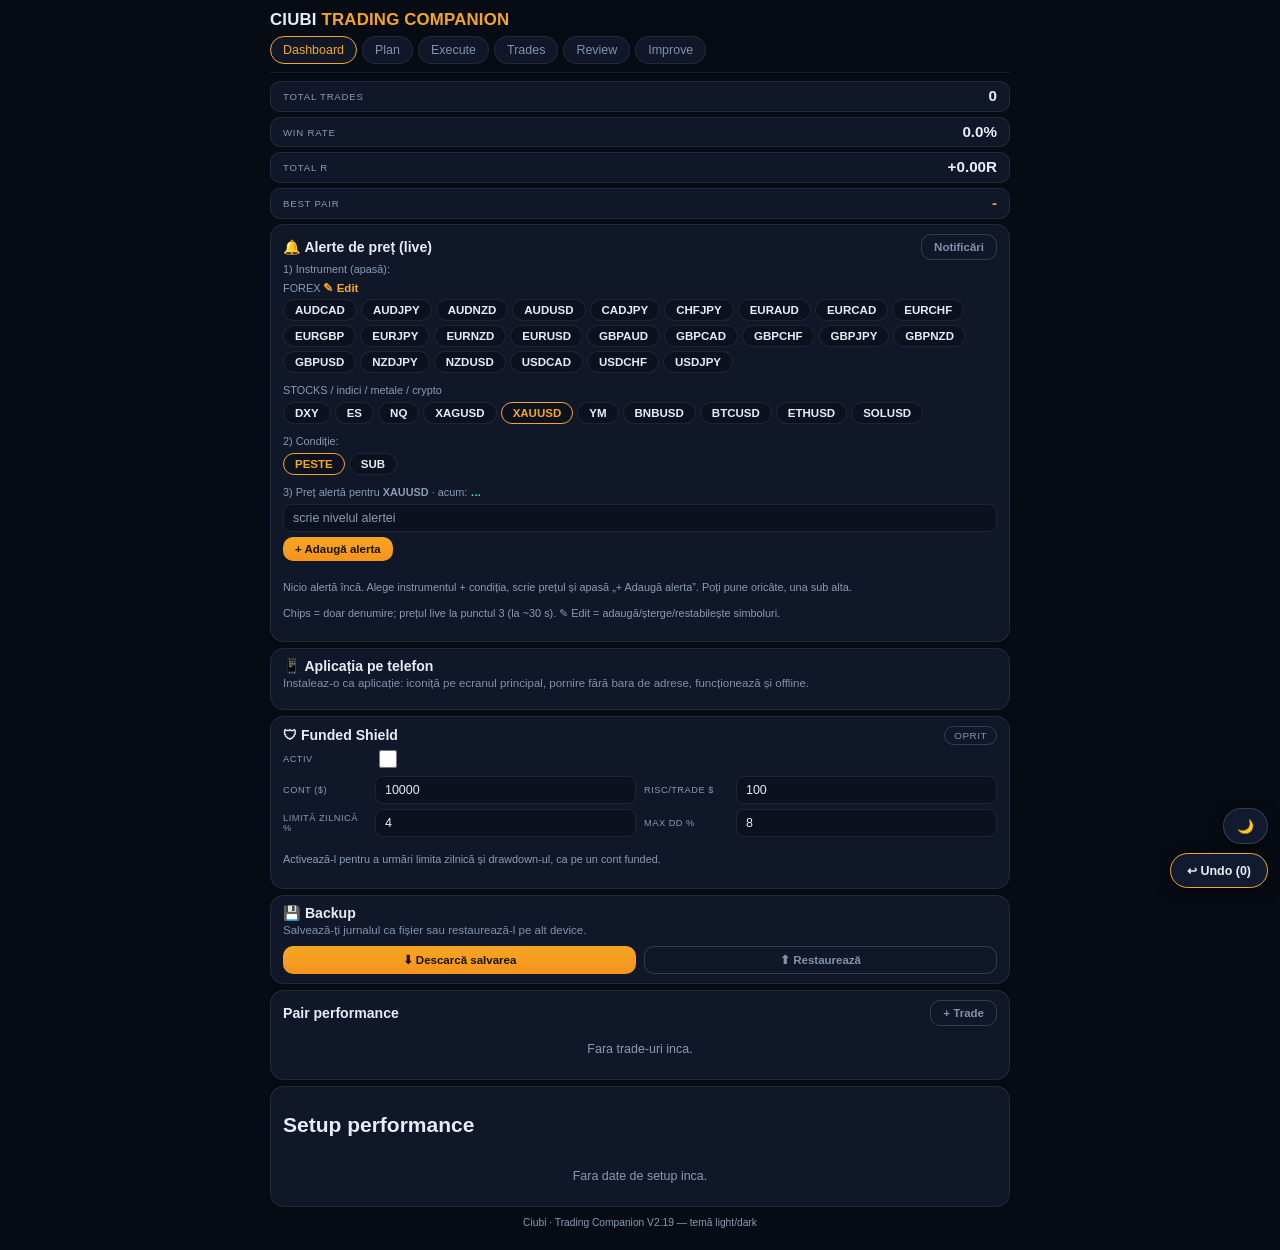
<file: ciubi-v28/index.html>
<!DOCTYPE html>
<html lang="ro">
<head>
<meta charset="UTF-8">
<meta name="viewport" content="width=device-width, initial-scale=1.0">
<title>Ciubi Trading Companion</title>
<link rel="manifest" href="manifest.webmanifest">
<meta name="theme-color" content="#070b14">
<link rel="icon" href="icon.svg" type="image/svg+xml">
<link rel="apple-touch-icon" href="icon.svg">
<meta name="mobile-web-app-capable" content="yes">
<meta name="apple-mobile-web-app-capable" content="yes">
<meta name="apple-mobile-web-app-status-bar-style" content="black-translucent">
<style>
  :root{--bg:#070b14;--bg-2:#0b111f;--card:#0f1729;--card-2:#111a2e;--border:rgba(255,255,255,.08);--border-strong:rgba(255,255,255,.16);--text:#e7ecf6;--text-dim:#8291ac;--text-faint:#8b9bb4;--orange:#f5a623;--orange-2:#f7931e;--green:#3ee6a6;--red:#fb7185;--radius:18px;}
  body.light{--bg:#f2f4f8;--bg-2:#ffffff;--card:#ffffff;--card-2:#e9edf3;--border:rgba(20,30,55,.10);--border-strong:rgba(20,30,55,.20);--text:#18213a;--text-dim:#4d5a75;--text-faint:#7c8699;--orange:#d97b00;--orange-2:#c96f00;--green:#0c8f60;--red:#cf3d5e;}
  *{box-sizing:border-box;}
  html,body{margin:0;padding:0;background:var(--bg);color:var(--text);}
  body{font-family:-apple-system,BlinkMacSystemFont,"Segoe UI",Roboto,Helvetica,Arial,sans-serif;-webkit-font-smoothing:antialiased;padding-bottom:16px;font-size:14px;}
  .app{max-width:760px;margin:0 auto;padding:10px 10px 4px;}
  header.top{margin-bottom:6px;}
  h1.logo{font-size:1.05rem;font-weight:800;letter-spacing:.2px;margin:0;display:inline;}
  h1.logo span{color:var(--orange);}
  nav.tabs{display:flex;gap:5px;overflow-x:auto;padding-bottom:6px;scrollbar-width:none;}
  nav.tabs::-webkit-scrollbar{display:none;}
  nav.tabs button{flex:0 0 auto;background:var(--card);border:1px solid var(--border);color:var(--text-dim);padding:6px 12px;border-radius:999px;font-size:.78rem;cursor:pointer;transition:border-color .15s,color .15s;}
  nav.tabs button.active{border-color:var(--orange);color:var(--orange);}
  hr.divider{border:none;border-top:1px solid var(--border);margin:2px 0 8px;}
  .card{background:var(--card);border:1px solid var(--border);border-radius:14px;padding:9px 12px;margin-bottom:6px;}
  .card-head{display:flex;align-items:center;justify-content:space-between;margin-bottom:2px;gap:8px;}
  .card-head h2{font-size:.88rem;margin:0;font-weight:700;}
  .card-sub{color:var(--text-dim);font-size:.72rem;margin:2px 0 8px;line-height:1.35;}
  .pill{font-size:.62rem;letter-spacing:.5px;color:var(--text-dim);border:1px solid var(--border-strong);padding:3px 9px;border-radius:999px;white-space:nowrap;}
  .pill.on{color:var(--orange);border-color:var(--orange);}
  .pill.good{color:var(--green);border-color:var(--green);}
  .pill.bad{color:var(--red);border-color:var(--red);}
  .field{margin-bottom:5px;display:flex;align-items:center;gap:8px;}
  .field label{display:block;flex:0 0 84px;font-size:.58rem;letter-spacing:.5px;color:var(--text-faint);margin:0;text-transform:uppercase;}
  .field input,.field select,.field textarea{flex:1;min-width:0;width:100%;background:var(--bg-2);border:1px solid var(--border);color:var(--text);padding:6px 9px;border-radius:8px;font-size:.78rem;outline:none;font-family:inherit;}
  .field input::placeholder,.field textarea::placeholder{color:var(--text-faint);}
  .field input:focus,.field select:focus,.field textarea:focus{border-color:var(--orange);}
  .field.stacked{display:block;}
  .field.stacked label{flex:none;display:block;margin-bottom:3px;}
  .field textarea{resize:vertical;min-height:40px;}
  .row2{display:grid;grid-template-columns:1fr 1fr;gap:8px;}
  .btn{display:inline-block;background:linear-gradient(180deg,var(--orange),var(--orange-2));color:#1a1200;border:none;padding:10px 16px;border-radius:10px;font-size:.85rem;font-weight:700;cursor:pointer;width:100%;text-align:center;}
  .btn:active{transform:translateY(1px);}
  .btn.secondary{background:transparent;color:var(--text-dim);border:1px solid var(--border-strong);font-weight:600;width:auto;}
  .btn.danger{background:transparent;color:var(--red);border:1px solid var(--red);font-weight:600;width:auto;padding:6px 12px;font-size:.72rem;}
  .btn.small{width:auto;padding:6px 12px;font-size:.72rem;}
  .step{background:var(--card);border:1px solid var(--border);border-radius:var(--radius);margin-bottom:8px;overflow:hidden;}
  .step.open{border-color:var(--orange);}
  .step-head{display:flex;align-items:center;justify-content:space-between;padding:8px 12px;cursor:pointer;}
  .step-head .num{color:var(--orange);font-weight:800;margin-right:8px;letter-spacing:.5px;font-size:.78rem;}
  .step-head .title{font-weight:700;font-size:.85rem;}
  .step-head .left{display:flex;align-items:center;}
  .step-body{padding:0 14px 14px;}
  .status{font-size:.62rem;letter-spacing:1px;color:var(--text-faint);}
  .status.open{color:var(--orange);}
  .status.done{color:var(--green);}
  .stat{background:var(--card);border:1px solid var(--border);border-radius:10px;padding:6px 12px;margin-bottom:5px;display:flex;align-items:center;justify-content:space-between;gap:8px;}
  .stat label{font-size:.6rem;letter-spacing:.8px;color:var(--text-faint);margin:0;text-transform:uppercase;}
  .stat .val{font-size:.95rem;font-weight:800;line-height:1.1;}
  .val.green{color:var(--green);}
  .val.red{color:var(--red);}
  .val.orange{color:var(--orange);}
  .grid2{display:grid;grid-template-columns:1fr 1fr;gap:8px;}
  .grid4{display:grid;grid-template-columns:1fr 1fr;gap:6px;}
  @media(min-width:520px){.grid4{grid-template-columns:repeat(4,1fr);}}
  .breakdown-row{display:flex;align-items:center;justify-content:space-between;background:var(--bg-2);border:1px solid var(--border);border-radius:8px;padding:5px 10px;margin-bottom:4px;font-size:.75rem;gap:6px;}
  .breakdown-row .name{font-weight:700;letter-spacing:.2px;white-space:nowrap;}
  .breakdown-row .mid{color:var(--text-dim);font-size:.68rem;text-align:center;}
  .breakdown-row .r{font-weight:700;white-space:nowrap;}
  table.journal{width:100%;border-collapse:collapse;font-size:.72rem;}
  table.journal th{text-align:left;color:var(--text-faint);font-weight:600;letter-spacing:.5px;text-transform:uppercase;font-size:.58rem;padding:0 8px 6px 0;border-bottom:1px solid var(--border);white-space:nowrap;}
  table.journal td{padding:6px 8px 6px 0;border-bottom:1px solid var(--border);white-space:nowrap;}
  .table-wrap{overflow-x:auto;}
  .empty{color:var(--text-faint);text-align:center;padding:14px 8px;font-size:.78rem;}
  .checklist-item{display:flex;align-items:center;gap:9px;padding:5px 0;border-bottom:1px solid var(--border);cursor:pointer;}
  .checklist-item:last-child{border-bottom:none;}
  .checkbox{width:18px;height:18px;border-radius:6px;border:1.5px solid var(--border-strong);flex:0 0 auto;display:flex;align-items:center;justify-content:center;font-size:.68rem;color:transparent;}
  .checkbox.checked{background:var(--orange);border-color:var(--orange);color:#1a1200;font-weight:800;}
  .checklist-item span.txt{font-size:.78rem;color:var(--text);}
  .checklist-item.checked span.txt{color:var(--text-dim);text-decoration:line-through;}
  .footer-note{text-align:center;color:var(--text-faint);font-size:.64rem;margin:10px 0 2px;}
  .small-note{color:var(--text-faint);font-size:.68rem;line-height:1.4;}
  select{appearance:none;-webkit-appearance:none;background-image:url("data:image/svg+xml;utf8,<svg xmlns='http://www.w3.org/2000/svg' viewBox='0 0 24 24' fill='none' stroke='%238291ac' stroke-width='2'><path d='M6 9l6 6 6-6'/></svg>");background-repeat:no-repeat;background-position:right 10px center;background-size:14px;}
  .link-btn{background:none;border:none;color:var(--orange);font-size:.72rem;cursor:pointer;padding:0;font-weight:600;}
  .mini-stat-label{display:block;font-size:.58rem;letter-spacing:.8px;color:var(--text-faint);margin-bottom:3px;text-transform:uppercase;}
  .mini-stat-val{font-size:.95rem;font-weight:800;}
  .tag{display:inline-flex;align-items:center;gap:7px;background:var(--bg-2);border:1px solid var(--border);border-radius:999px;padding:4px 11px;font-size:.72rem;font-weight:700;margin:0 4px 4px 0;}
  .shield-ok{border:1px solid var(--green);color:var(--green);border-radius:10px;padding:8px 10px;font-size:.75rem;font-weight:700;margin-bottom:6px;background:rgba(62,230,166,.06);}
  .shield-warn{border:1px solid var(--orange);color:var(--orange);border-radius:10px;padding:8px 10px;font-size:.75rem;font-weight:700;margin-bottom:6px;background:rgba(245,166,35,.08);}
  .shield-stop{border:2px solid var(--red);color:var(--red);border-radius:12px;padding:14px 10px;font-size:1rem;font-weight:800;text-align:center;margin-bottom:8px;letter-spacing:.5px;background:rgba(251,113,133,.12);}
  .sess{display:flex;gap:6px;flex-wrap:wrap;margin-bottom:6px;}
  .sess-item{flex:1;min-width:100px;background:var(--bg-2);border:1px solid var(--border);border-radius:10px;padding:6px 10px;font-size:.7rem;line-height:1.4;}
  .sess-item.open{border-color:var(--green);color:var(--green);}
  .sess-item.closed{color:var(--text-faint);}
  .news-row{display:flex;justify-content:space-between;gap:8px;font-size:.72rem;padding:4px 0;border-bottom:1px solid var(--border);}
  .news-row:last-child{border-bottom:none;}
  .ta-check{display:flex;align-items:center;gap:8px;font-size:.75rem;padding:3px 0;color:var(--text);}
  .ta-check input{width:16px;height:16px;accent-color:var(--orange);}
  #undo-btn{position:fixed;right:12px;bottom:12px;z-index:50;background:var(--card-2);color:var(--text);border:1px solid var(--orange);border-radius:999px;padding:9px 16px;font-size:.78rem;font-weight:700;cursor:pointer;box-shadow:0 4px 14px rgba(0,0,0,.5);}
  #theme-btn{position:fixed;right:12px;bottom:56px;z-index:50;background:var(--card-2);color:var(--text);border:1px solid var(--border-strong);border-radius:999px;padding:9px 13px;font-size:.85rem;cursor:pointer;box-shadow:0 4px 14px rgba(0,0,0,.5);}
</style>
</head>
<body>
<div class="app" id="app"></div>

<script>
const DEFAULT_STATE = {
  tab: 'dashboard',
  theme: 'dark',
  plan: { pair:'', direction:'', htfBias:'', session:'', setup:'', setupNotes:'', riskPercent:'', plannedRR:'', checklist:Array(10).fill(false), decision:'' },
  planActive: false,
  activeExecution: { entry:'', sl:'', tp:'', exit:'', executionQuality:'Clean', entryStatus:'Waiting' },
  trades: [],
  alerts: [],
  nextFocus: '',
  shield: { enabled:false, account:'10000', dailyPct:'4', maxDDPct:'8', riskPerTrade:'100' },
  instruments: ['EURUSD','GBPUSD','USDJPY','USDCHF','AUDUSD','NZDUSD','USDCAD','XAUUSD'],
  alertGroups: {
    forex: ['AUDCAD','AUDJPY','AUDNZD','AUDUSD','CADJPY','CHFJPY','EURAUD','EURCAD','EURCHF','EURGBP','EURJPY','EURNZD','EURUSD','GBPAUD','GBPCAD','GBPCHF','GBPJPY','GBPNZD','GBPUSD','NZDJPY','NZDUSD','USDCAD','USDCHF','USDJPY'],
    stocks: ['DXY','ES','NQ','YM','XAGUSD','XAUUSD','BTCUSD','BNBUSD','ETHUSD','SOLUSD']
  },
  timeAlerts: { asia_open:true, asia_close:true, lon_open:true, lon_close:true, ny_open:true, ny_close:true, c1h:false, c4h:true, cdaily:true, cweekly:false },
  timeLog: [],
  dailyReviews: {},
  quickTrade: { pair:'EURUSD', direction:'BUY', htfBias:'BULLISH', date: new Date().toISOString().slice(0,10), setup:'A+', entry:'', sl:'', exit:'', resultR:'', note:'Clean trade', ruleCompliance:'100% — followed rules', session:'London', additionalNote:'', photo:'' }
};

let state = JSON.parse(JSON.stringify(DEFAULT_STATE));
const HAS_WS = (typeof window.storage !== 'undefined') && window.storage && (typeof window.storage.get === 'function');

/* ---------------- UNDO + autosave ---------------- */
let undoStack = [];
let snapshot = null;
let saveTimeout;

async function writeState(raw){
  try{
    if(HAS_WS){ await window.storage.set('ciubi_state', raw); }
    else { localStorage.setItem('ciubi_state', raw); }
  }catch(e){ console.error('save failed', e); }
}
function dataOnly(){
  const o = JSON.parse(JSON.stringify(state));
  delete o.tab;
  return JSON.stringify(o);
}
function saveState(withUndo){
  if(withUndo === undefined) withUndo = true;
  const cur = dataOnly();
  if(withUndo && snapshot && cur !== snapshot){
    undoStack.push(snapshot);
    if(undoStack.length > 30) undoStack.shift();
  }
  snapshot = cur;
  clearTimeout(saveTimeout);
  const full = JSON.stringify(state);
  saveTimeout = setTimeout(()=>{ writeState(full); }, 150);
  updateUndoBtn();
}
function guardState(){
  if(!state.plan) state.plan = JSON.parse(JSON.stringify(DEFAULT_STATE.plan));
  if(!state.plan.checklist) state.plan.checklist = Array(10).fill(false);
  if(!state.trades) state.trades = [];
  if(!state.alerts) state.alerts = [];
  if(!state.shield) state.shield = JSON.parse(JSON.stringify(DEFAULT_STATE.shield));
  if(!state.instruments || !state.instruments.length) state.instruments = JSON.parse(JSON.stringify(DEFAULT_STATE.instruments));
  if(!state.alertGroups || !state.alertGroups.forex || !state.alertGroups.stocks) state.alertGroups = JSON.parse(JSON.stringify(DEFAULT_STATE.alertGroups));
  if(!state.timeAlerts) state.timeAlerts = JSON.parse(JSON.stringify(DEFAULT_STATE.timeAlerts));
  if(!state.timeLog) state.timeLog = [];
  if(!state.dailyReviews) state.dailyReviews = {};
  if(!state.theme) state.theme = 'dark';
}
function doUndo(){
  if(!undoStack.length) return;
  const prev = undoStack.pop();
  const data = JSON.parse(prev);
  const keepTab = state.tab;
  state = Object.assign({}, JSON.parse(JSON.stringify(DEFAULT_STATE)), data);
  state.tab = keepTab;
  guardState();
  snapshot = prev;
  clearTimeout(saveTimeout);
  saveTimeout = setTimeout(()=>{ writeState(JSON.stringify(state)); }, 150);
  render();
}
function updateUndoBtn(){
  const b = document.getElementById('undo-btn');
  if(b) b.textContent = `↩ Undo (${undoStack.length})`;
}

/* ---------------- TEMA light/dark (V2.19) ---------------- */
function toggleTheme(){
  state.theme = state.theme==='light' ? 'dark' : 'light';
  saveState();
  applyTheme();
}
function applyTheme(){
  document.body.classList.toggle('light', state.theme==='light');
  const b = document.getElementById('theme-btn');
  if(b) b.textContent = state.theme==='light' ? '☀️' : '🌙';
  const mc = document.querySelector('meta[name="theme-color"]');
  if(mc) mc.content = state.theme==='light' ? '#f2f4f8' : '#070b14';
}

async function loadState(){
  try{
    let raw = null;
    if(HAS_WS){
      const res = await window.storage.get('ciubi_state');
      if(res && res.value) raw = res.value;
    } else {
      raw = localStorage.getItem('ciubi_state');
    }
    if(raw){
      const loaded = JSON.parse(raw);
      state = Object.assign({}, JSON.parse(JSON.stringify(DEFAULT_STATE)), loaded);
      guardState();
    }
  }catch(e){}
  snapshot = dataOnly();
  render();
}

/* ---------------- backup ---------------- */
function exportBackup(){
  const blob = new Blob([JSON.stringify(state, null, 2)], {type:'application/json'});
  const a = document.createElement('a');
  a.href = URL.createObjectURL(blob);
  a.download = 'ciubi-backup-' + new Date().toISOString().slice(0,10) + '.json';
  document.body.appendChild(a);
  a.click();
  document.body.removeChild(a);
  URL.revokeObjectURL(a.href);
}
function importBackup(file){
  const r = new FileReader();
  r.onload = ()=>{
    try{
      const loaded = JSON.parse(r.result);
      if(!loaded || typeof loaded !== 'object') throw new Error('bad file');
      state = Object.assign({}, JSON.parse(JSON.stringify(DEFAULT_STATE)), loaded);
      guardState();
      saveState();
      render();
      alert('✅ Backup restaurat cu succes!');
    }catch(e){ alert('⚠️ Fișier de backup invalid.'); }
  };
  r.readAsText(file);
}

/* ---------------- CSV export ---------------- */
function exportCSV(){
  const rows = [['Date','Pair','Direction','HTF','Setup','Entry','SL','Exit','R','Note','Compliance','Session','AddNote']];
  state.trades.forEach(t=>{
    const R = calcR(t);
    rows.push([t.date,t.pair,t.direction,t.htfBias,t.setup,t.entry,t.sl,t.exit,(R==null?'':R.toFixed(2)),t.note,t.ruleCompliance,t.session,t.additionalNote]);
  });
  const csv = '\uFEFF' + rows.map(r=>r.map(v=>'"'+String(v==null?'':v).replace(/"/g,'""')+'"').join(',')).join('\n');
  const blob = new Blob([csv], {type:'text/csv'});
  const a = document.createElement('a');
  a.href = URL.createObjectURL(blob);
  a.download = 'ciubi-jurnal-' + new Date().toISOString().slice(0,10) + '.csv';
  document.body.appendChild(a);
  a.click();
  document.body.removeChild(a);
  URL.revokeObjectURL(a.href);
}

/* ---------------- equity curve ---------------- */
function drawEquity(){
  const c = document.getElementById('eq-cv');
  if(!c) return;
  const closed = closedTrades();
  const x = c.getContext('2d');
  const isL = state.theme==='light';
  if(!closed.length){
    c.width = c.clientWidth*2; c.height = 200;
    x.clearRect(0,0,c.width,c.height);
    x.fillStyle = isL?'#7c8699':'#8b9bb4'; x.font = '22px system-ui';
    x.fillText('Adaugă trade-uri pentru curba de equity.', 20, 100);
    return;
  }
  let run = 0; const pts = [0];
  closed.forEach(t=>{ run += t.R; pts.push(run); });
  const W = c.width = c.clientWidth*2, H = c.height = 360;
  const mn = Math.min(...pts), mx = Math.max(...pts), pad = (mx-mn)*0.15 || 1;
  const X = i=>10 + i*(W-20)/(pts.length-1);
  const Y = v=>H-20 - ((v-(mn-pad))/((mx+pad)-(mn-pad)))*(H-40);
  x.clearRect(0,0,W,H);
  if(mn<0 && mx>0){
    x.strokeStyle = isL?'rgba(0,0,0,.18)':'rgba(255,255,255,.15)'; x.setLineDash([6,6]);
    x.beginPath(); x.moveTo(10,Y(0)); x.lineTo(W-10,Y(0)); x.stroke(); x.setLineDash([]);
  }
  x.beginPath();
  pts.forEach((v,i)=> i?x.lineTo(X(i),Y(v)):x.moveTo(X(i),Y(v)));
  const up = pts[pts.length-1] >= 0;
  x.strokeStyle = up ? (isL?'#0c8f60':'#3ee6a6') : (isL?'#cf3d5e':'#fb7185'); x.lineWidth = 3; x.stroke();
  x.lineTo(W-10,H); x.lineTo(10,H); x.closePath();
  x.fillStyle = up ? 'rgba(62,230,166,.10)' : 'rgba(251,113,133,.10)'; x.fill();
  x.fillStyle = isL?'#7c8699':'#8b9bb4'; x.font = '20px system-ui';
  x.fillText('max ' + fmtR(mx), 12, 24);
  x.fillText('min ' + fmtR(mn), 12, H-6);
}

/* ---------------- calculator pozitie ---------------- */
function calcPos(){
  const g = id=>{ const el=document.getElementById(id); return el?parseFloat(el.value):NaN; };
  const bal = g('pc-bal'), risk = g('pc-risk'), sl = g('pc-sl'), pv = g('pc-pv');
  const out = document.getElementById('pc-out');
  if(!out) return;
  const risk$ = (bal>0 && risk>0) ? bal*risk/100 : 0;
  const lot = (risk$>0 && sl>0 && pv>0) ? risk$/(sl*pv) : 0;
  out.innerHTML = lot>0
    ? `<div class="mini-stat-val" style="color:var(--green)">${lot.toFixed(2)} lot</div><p class="small-note">Risc $${risk$.toFixed(0)} · SL ${sl} pips · pip value $${pv}/lot · Forex major & XAU: 10</p>`
    : `<p class="small-note">Completează sold, risc %, SL și valoare pip.</p>`;
}

/* ---------------- poza pe trade ---------------- */
let pendingPhoto = '';
function readPhoto(file, cb){
  const r = new FileReader();
  r.onload = ()=>{
    const img = new Image();
    img.onload = ()=>{
      const max = 900;
      let w = img.width, h = img.height;
      const sc = Math.min(1, max/Math.max(w,h));
      w = Math.round(w*sc); h = Math.round(h*sc);
      const cv = document.createElement('canvas');
      cv.width = w; cv.height = h;
      cv.getContext('2d').drawImage(img,0,0,w,h);
      cb(cv.toDataURL('image/jpeg',0.72));
    };
    img.src = r.result;
  };
  r.readAsDataURL(file);
}
function showPhoto(id){
  const t = state.trades.find(x=>String(x.id)===String(id));
  if(!t || !t.photo) return;
  const d = document.createElement('div');
  d.style.cssText = 'position:fixed;inset:0;background:rgba(0,0,0,.88);z-index:99;display:flex;align-items:center;justify-content:center;padding:16px';
  d.onclick = ()=>d.remove();
  d.innerHTML = `<img src="${t.photo}" style="max-width:100%;max-height:92%;border-radius:12px"/>`;
  document.body.appendChild(d);
}

/* ---------------- review zilnic ---------------- */
const DAILY_QS = [
  'Am respectat planul și checklist-ul azi?',
  'Am tranzacționat doar în sesiunea potrivită?',
  'Am respectat riscul maxim pe trade?',
  'Am evitat revenge / FOMO?',
  'Am notat toate trade-urile în jurnal?'
];
function todayKey(){ return new Date().toISOString().slice(0,10); }
function dailyRec(){
  const k = todayKey();
  if(!state.dailyReviews[k]) state.dailyReviews[k] = {a:[false,false,false,false,false], note:''};
  return state.dailyReviews[k];
}
function setDaily(i, val){
  dailyRec().a[i] = val;
  saveState();
  renderDaily();
}
function setDailyNote(v){
  dailyRec().note = v;
  saveState();
}
function last7HTML(){
  const rows = [];
  for(let i=1;i<=7;i++){
    const d = new Date(Date.now()-i*86400000).toISOString().slice(0,10);
    const r = state.dailyReviews[d];
    if(r){
      const s = (r.a||[]).filter(Boolean).length;
      rows.push(`<div class="news-row"><span>${d}</span><b>${s}/5</b></div>`);
    }
  }
  return rows.length ? `<p class="small-note" style="margin:6px 0 3px">Ultimele zile:</p>` + rows.join('') : '';
}
function renderDaily(){
  const box = document.getElementById('daily-box');
  if(!box) return;
  const r = dailyRec();
  const score = r.a.filter(Boolean).length;
  box.innerHTML =
    DAILY_QS.map((q,i)=>`<label class="ta-check"><input type="checkbox" ${r.a[i]?'checked':''} onchange="setDaily(${i}, this.checked)"/> ${q}</label>`).join('') +
    `<div class="field stacked" style="margin-top:6px"><label>Notă de seară</label><textarea onchange="setDailyNote(this.value)">${r.note||''}</textarea></div>` +
    `<p class="small-note">Disciplină azi: <b style="color:${score>=4?'var(--green)':score>=3?'var(--orange)':'var(--red)'}">${score}/5</b></p>` +
    last7HTML();
}

/* ---------------- constante ---------------- */
const CHECKLIST_ITEMS = [
  'Trend aliniat pe EMA 50/200',
  'External BOS confirmat',
  'Continuare structura confirmata',
  'Lichiditate protejata luata (sweep)',
  'Pret a ajuns in zona de reactie',
  'Candela de respingere clara',
  'MSS pe LTF confirmat',
  'Risc definit (SL logic, nu arbitrar)',
  'R:R minim 1:2 disponibil',
  'Sesiunea si stirile sunt ok'
];
const SETUPS = ['A+','A','B','C'];
const SESSIONS = ['Asia','London','New York','London/NY overlap'];

/* ---------------- ALERTE DE TIMP ---------------- */
const TIME_EVENTS = [
  {id:'asia_open',  label:'Asia se deschide (Tokyo)',        tz:'Asia/Tokyo',         min:9*60},
  {id:'asia_close', label:'Asia se închide',                 tz:'Asia/Tokyo',         min:15*60},
  {id:'lon_open',   label:'Londra se deschide',              tz:'Europe/London',      min:8*60},
  {id:'lon_close',  label:'Londra se închide',               tz:'Europe/London',      min:16*60+30},
  {id:'ny_open',    label:'New York se deschide',            tz:'America/New_York',   min:8*60},
  {id:'ny_close',   label:'New York se închide',             tz:'America/New_York',   min:17*60},
  {id:'c1h',        label:'Lumânare 1H închisă',             tz:'UTC', every:60},
  {id:'c4h',        label:'Lumânare 4H închisă',             tz:'UTC', every:240},
  {id:'cdaily',     label:'Lumânare Daily închisă (17:00 NY)', tz:'America/New_York', min:17*60},
  {id:'cweekly',    label:'Lumânare Weekly închisă (vineri)', tz:'America/New_York',  min:17*60, weekday:5}
];
const SESSION_EV_IDS = ['asia_open','asia_close','lon_open','lon_close','ny_open','ny_close'];
const CANDLE_EV_IDS = ['c1h','c4h','cdaily','cweekly'];
const WD = ['Mon','Tue','Wed','Thu','Fri','Sat','Sun'];

function wall(tz){
  try{
    const parts = new Intl.DateTimeFormat('en-GB',{timeZone:tz,hour:'2-digit',minute:'2-digit',hour12:false,day:'2-digit',weekday:'short'}).formatToParts(new Date());
    const g = t=>parts.find(p=>p.type===t).value;
    return {min:(+g('hour')%24)*60 + (+g('minute')), day:+g('day'), wd:g('weekday')};
  }catch(e){ return {min:0, day:1, wd:'Mon'}; }
}
function crossedTz(prev, now, target){
  if(prev.day === now.day) return prev.min < target && now.min >= target;
  return (prev.min < target) || (now.min >= target);
}
let taPrev = null;
function checkTimeAlerts(){
  const cfg = state.timeAlerts || {};
  const now = { utcMin: Math.floor(Date.now()/60000) };
  ['Asia/Tokyo','Europe/London','America/New_York'].forEach(tz=> now[tz]=wall(tz));
  if(!taPrev){ taPrev = now; renderTimeCard(); return; }
  const fired = [];
  TIME_EVENTS.forEach(ev=>{
    if(!cfg[ev.id]) return;
    let hit = false;
    if(ev.every){
      hit = Math.floor(taPrev.utcMin/ev.every) !== Math.floor(now.utcMin/ev.every);
    } else if(ev.weekday !== undefined){
      const w = now[ev.tz];
      if(WD.indexOf(w.wd) === ev.weekday) hit = crossedTz(taPrev[ev.tz], w, ev.min);
    } else {
      hit = crossedTz(taPrev[ev.tz], now[ev.tz], ev.min);
    }
    if(hit) fired.push(ev.label);
  });
  taPrev = now;
  if(fired.length){
    fired.forEach(msg=>{
      timeNotify(msg);
      (state.timeLog = state.timeLog||[]).unshift({t:new Date().toISOString(), msg});
      state.timeLog = state.timeLog.slice(0,10);
    });
    saveState();
  }
  renderTimeCard();
}
function timeNotify(msg){
  beep();
  try{ if(navigator.vibrate) navigator.vibrate([150,80,150]); }catch(e){}
  try{ if('Notification' in window && Notification.permission==='granted') new Notification('⏰ Ciubi', {body: msg}); }catch(e){}
}
function setTimeAlert(id, val){
  if(!state.timeAlerts) state.timeAlerts = {};
  state.timeAlerts[id] = val;
  saveState();
  renderTimeCard();
}
function upcomingHTML(){
  const cfg = state.timeAlerts || {};
  const base = taPrev ? taPrev.utcMin : Math.floor(Date.now()/60000);
  const rows = [];
  TIME_EVENTS.forEach(ev=>{
    if(!cfg[ev.id]) return;
    if(ev.every){
      const next = ev.every - (base % ev.every);
      rows.push({delta:next, label:ev.label});
    } else if(ev.weekday !== undefined){
      const w = wall(ev.tz);
      const wdI = WD.indexOf(w.wd);
      let days = (ev.weekday - wdI + 7) % 7;
      let delta = days*1440 + (ev.min - w.min);
      if(delta <= 0) delta += 7*1440;
      rows.push({delta, label:ev.label});
    } else {
      const w = wall(ev.tz);
      let delta = (ev.min - w.min + 1440) % 1440;
      if(delta === 0) delta = 1440;
      rows.push({delta, label:ev.label});
    }
  });
  rows.sort((a,b)=>a.delta-b.delta);
  if(!rows.length) return `<p class="small-note">Nicio alertă de timp activă — bifează mai sus ce vrei să auzi.</p>`;
  return rows.slice(0,5).map(r=>{
    const when = new Date(Date.now()+r.delta*60000);
    return `<div class="news-row"><span>${r.label}</span><b>în ${Math.floor(r.delta/60)}h ${r.delta%60}m (${when.toLocaleTimeString([], {hour:'2-digit',minute:'2-digit'})})</b></div>`;
  }).join('');
}
function timeLogHTML(){
  const L = state.timeLog || [];
  if(!L.length) return `<p class="small-note">Încă nimic — evenimentele anunțate apar aici.</p>`;
  return L.map(e=>{
    const d = new Date(e.t);
    return `<div class="news-row"><span>🔔 ${e.msg}</span><b>${d.toLocaleTimeString([], {hour:'2-digit',minute:'2-digit'})}</b></div>`;
  }).join('');
}
function timeSettingsHTML(){
  const cfg = state.timeAlerts || {};
  const row = id=>{
    const ev = TIME_EVENTS.find(e=>e.id===id);
    return `<label class="ta-check"><input type="checkbox" ${cfg[id]?'checked':''} onchange="setTimeAlert('${id}', this.checked)"/> ${ev.label}</label>`;
  };
  return `
    <p class="small-note" style="margin:0 0 3px">Sesiuni (deschidere / închidere):</p>
    <div class="grid2">${SESSION_EV_IDS.map(row).join('')}</div>
    <p class="small-note" style="margin:6px 0 3px">Închidere lumânări:</p>
    <div class="grid2">${CANDLE_EV_IDS.map(row).join('')}</div>`;
}
function renderTimeCard(){
  const up = document.getElementById('time-upcoming');
  if(up) up.innerHTML = upcomingHTML();
  const lg = document.getElementById('time-log');
  if(lg) lg.innerHTML = timeLogHTML();
}

/* ---------------- FEEDS ---------------- */
const BINANCE_MAP = {BTCUSD:'BTCUSDT', ETHUSD:'ETHUSDT', SOLUSD:'SOLUSDT', BNBUSD:'BNBUSDT'};
const FEED_OVERRIDES = {
  'ES': {type:'yahoo', sym:'ES=F'},
  'NQ': {type:'yahoo', sym:'NQ=F'},
  'YM': {type:'yahoo', sym:'YM=F'},
  'DXY': {type:'yahoo', sym:'DX-Y.NYB'}
};
function resolveFeed(key){
  if(BINANCE_MAP[key]) return {type:'binance', sym:BINANCE_MAP[key]};
  if(FEED_OVERRIDES[key]) return FEED_OVERRIDES[key];
  if(key==='XAUUSD') return {type:'gold', sym:'XAU'};
  if(key==='XAGUSD') return {type:'gold', sym:'XAG'};
  if(/^[A-Z]{6}$/.test(key)) return {type:'yahoo', sym:key+'=X'};
  return {type:'yahoo', sym:key};
}
function isCrypto(key){
  const f = resolveFeed(key);
  return f.type==='binance' || (f.type==='yahoo' && /-USD$/.test(f.sym));
}
function feedsMap(){
  const m = {};
  const g = state.alertGroups || {forex:[],stocks:[]};
  [...(g.forex||[]), ...(g.stocks||[])].forEach(k=>{ m[k]=resolveFeed(k); });
  return m;
}
function forexSorted(){ return ((state.alertGroups&&state.alertGroups.forex)||[]).slice().sort(); }
function stocksSorted(){
  const st = ((state.alertGroups&&state.alertGroups.stocks)||[]).slice();
  return st.filter(k=>!isCrypto(k)).sort().concat(st.filter(k=>isCrypto(k)).sort());
}

const PROXIES = [
  u=>'https://api.allorigins.win/raw?url='+encodeURIComponent(u),
  u=>'https://corsproxy.io/?url='+encodeURIComponent(u),
  u=>'https://api.codetabs.com/v1/proxy?quest='+encodeURIComponent(u)
];
async function fetchJSON(url){
  for(const px of PROXIES){
    try{
      const ctrl = new AbortController();
      const to = setTimeout(()=>ctrl.abort(), 9000);
      const r = await fetch(px(url), {signal:ctrl.signal});
      clearTimeout(to);
      if(!r.ok) continue;
      const j = await r.json();
      if(j) return j;
    }catch(e){}
  }
  return null;
}

let lastPrices = {};
let alSymbol = 'XAUUSD';
let alDir = 'above';
let editingAlertId = null;
let alEditMode = false;

async function refreshAllPrices(){
  const FM = feedsMap();
  const bin = Object.entries(FM).filter(([k,f])=>f.type==='binance');
  if(bin.length){
    try{
      const r = await fetch('https://api.binance.com/api/v3/ticker/price?symbols='+encodeURIComponent(JSON.stringify(bin.map(([k,f])=>f.sym))));
      const j = await r.json();
      (j||[]).forEach(x=>{ const e = bin.find(([k,f])=>f.sym===x.symbol); if(e) lastPrices[e[0]] = parseFloat(x.price); });
    }catch(e){}
  }
  const gold = Object.entries(FM).filter(([k,f])=>f.type==='gold');
  for(const [k,f] of gold){
    try{
      const r = await fetch('https://api.gold-api.com/price/'+f.sym);
      const j = await r.json();
      if(j && j.price!=null) lastPrices[k] = parseFloat(j.price);
    }catch(e){}
  }
  const yah = Object.entries(FM).filter(([k,f])=>f.type==='yahoo');
  if(yah.length){
    const j = await fetchJSON('https://query1.finance.yahoo.com/v7/finance/spark?symbols='+yah.map(([k,f])=>f.sym).join(',')+'&range=1d&interval=1m');
    const res = (j && j.spark && j.spark.result) || null;
    if(res){
      yah.forEach(([k,f])=>{
        const m = res[f.sym] && res[f.sym].response && res[f.sym].response[0];
        if(m && m.meta && m.meta.regularMarketPrice!=null) lastPrices[k] = m.meta.regularMarketPrice;
      });
    } else {
      for(const [k,f] of yah.slice(0,8)){
        const jc = await fetchJSON('https://query1.finance.yahoo.com/v8/finance/chart/'+encodeURIComponent(f.sym)+'?interval=1m&range=1d');
        const m = jc && jc.chart && jc.chart.result && jc.chart.result[0];
        if(m && m.meta && m.meta.regularMarketPrice!=null) lastPrices[k] = m.meta.regularMarketPrice;
      }
    }
  }
}
function fmtPrice(p){
  return p>=1000 ? p.toLocaleString('en-US',{maximumFractionDigits:1}) : p.toFixed(p>=100?2:4);
}
function setAlSymbol(s){ alSymbol = s; refreshAlertForm(); }
function setAlDir(d){ alDir = d; refreshAlertForm(); }
function toggleAlEdit(){ alEditMode = !alEditMode; refreshAlertForm(); }
function addAlertKey(group){
  const el = document.getElementById('al-new-key');
  if(!el) return;
  const v = (el.value||'').trim().toUpperCase().replace(/\s+/g,'');
  if(!v){ alert('Scrie un simbol (ex. GBPJPY, ES=F, AAPL).'); return; }
  const g = state.alertGroups;
  if((g.forex||[]).includes(v) || (g.stocks||[]).includes(v)){ alert('Simbolul există deja.'); return; }
  (g[group] = g[group]||[]).push(v);
  el.value = '';
  saveState();
  renderTab();
}
function delAlertKey(k){
  const g = state.alertGroups;
  g.forex = (g.forex||[]).filter(x=>x!==k);
  g.stocks = (g.stocks||[]).filter(x=>x!==k);
  if(alSymbol===k) alSymbol = (g.forex&&g.forex[0]) || (g.stocks&&g.stocks[0]) || 'XAUUSD';
  saveState();
  renderTab();
}
function resetAlertGroups(){
  if(!confirm('Restabilești listele implicite Forex & Stocks?\n(Simbolurile adăugate de tine se pierd.)')) return;
  state.alertGroups = JSON.parse(JSON.stringify(DEFAULT_STATE.alertGroups));
  saveState();
  renderTab();
}
function refreshAlertForm(){
  const symBox = document.getElementById('al-sym-chips');
  if(symBox){
    const chip = (k)=>{
      const on = k===alSymbol;
      return `<span class="tag" style="cursor:pointer;${on?'border-color:var(--orange);color:var(--orange);':''}" onclick="setAlSymbol('${k}')">${k}${alEditMode?` <b style="color:var(--red)" onclick="event.stopPropagation();delAlertKey('${k}')">✕</b>`:''}</span>`;
    };
    symBox.innerHTML =
      `<p class="small-note" style="margin:0 0 3px">FOREX <button class="link-btn" onclick="toggleAlEdit()">${alEditMode?'✅ Gata':'✎ Edit'}</button></p>` +
      forexSorted().map(chip).join('') +
      `<p class="small-note" style="margin:6px 0 3px">STOCKS / indici / metale / crypto</p>` +
      stocksSorted().map(chip).join('') +
      (alEditMode ? `
        <div class="field" style="margin-top:8px"><label>Adaugă</label><input id="al-new-key" placeholder="ex. GBPJPY sau ES=F sau AAPL"/></div>
        <div style="display:flex;gap:8px;flex-wrap:wrap"><button class="btn small" onclick="addAlertKey('forex')">+ Forex</button><button class="btn small secondary" onclick="addAlertKey('stocks')">+ Stocks</button><button class="btn small secondary" onclick="resetAlertGroups()">⟲ Lista implicită</button></div>` : '');
  }
  const dirBox = document.getElementById('al-dir-chips');
  if(dirBox) dirBox.innerHTML = ['above','below'].map(d=>{
    const on = d===alDir;
    return `<span class="tag" style="cursor:pointer;${on?'border-color:var(--orange);color:var(--orange);':''}" onclick="setAlDir('${d}')">${d==='above'?'PESTE':'SUB'}</span>`;
  }).join('');
  const btn = document.getElementById('al-save-btn');
  if(btn) btn.textContent = editingAlertId ? '💾 Salvează modificarea' : '+ Adaugă alerta';
  updateLiveCur();
}
function updateLiveCur(){
  const s = document.getElementById('live-sym');
  if(s) s.textContent = alSymbol;
  const c = document.getElementById('live-cur');
  if(c) c.textContent = lastPrices[alSymbol]!=null ? fmtPrice(lastPrices[alSymbol]) : '…';
}
function submitAlert(){
  const raw = (document.getElementById('al-price').value||'').replace(',','.');
  const price = parseFloat(raw);
  if(isNaN(price) || price<=0){ alert('Completează un preț valid.'); return; }
  if(!state.alerts) state.alerts = [];
  if(editingAlertId){
    const a = state.alerts.find(x=>x.id===editingAlertId);
    if(a){ a.symbol = alSymbol; a.dir = alDir; a.price = price; a.triggered = false; }
    editingAlertId = null;
  } else {
    state.alerts.push({id:Date.now(), symbol:alSymbol, dir:alDir, price:price, active:true, triggered:false});
  }
  const inp = document.getElementById('al-price');
  if(inp) inp.value = '';
  saveState();
  renderTab();
  checkAlerts();
}
function editAlert(id){
  const a = (state.alerts||[]).find(x=>x.id===id);
  if(!a) return;
  editingAlertId = id;
  alSymbol = a.symbol;
  alDir = a.dir;
  const p = document.getElementById('al-price');
  if(p) p.value = a.price;
  refreshAlertForm();
  window.scrollTo({top:0, behavior:'smooth'});
}
function delAlert(id){
  state.alerts = (state.alerts||[]).filter(a=>a.id!==id);
  if(editingAlertId===id) editingAlertId = null;
  saveState();
  renderTab();
}
async function checkAlerts(){
  await refreshAllPrices();
  const act = (state.alerts||[]).filter(a=>a.active && !a.triggered);
  let changed = false;
  act.forEach(a=>{
    const p = lastPrices[a.symbol];
    if(p==null) return;
    const hit = (a.dir==='above' && p>=a.price) || (a.dir==='below' && p<=a.price);
    if(hit){
      a.triggered = true;
      a.triggeredAt = new Date().toISOString();
      changed = true;
      alertNotify(a,p);
    }
  });
  if(changed) saveState();
  updateAlertsUI();
}
let audioCtx = null;
function ensureAudio(){
  try{
    if(!audioCtx) audioCtx = new (window.AudioContext||window.webkitAudioContext)();
    if(audioCtx.state==='suspended') audioCtx.resume();
  }catch(e){}
}
window.addEventListener('pointerdown', ensureAudio);
function beep(){
  ensureAudio();
  try{
    const o = audioCtx.createOscillator(), g = audioCtx.createGain();
    o.connect(g); g.connect(audioCtx.destination);
    o.frequency.value = 880; o.type='sine';
    g.gain.setValueAtTime(0.001, audioCtx.currentTime);
    g.gain.exponentialRampToValueAtTime(0.3, audioCtx.currentTime+0.02);
    g.gain.exponentialRampToValueAtTime(0.0001, audioCtx.currentTime+0.6);
    o.start(); o.stop(audioCtx.currentTime+0.65);
  }catch(e){}
}
function alertNotify(a,p){
  beep();
  try{ if(navigator.vibrate) navigator.vibrate([200,100,200]); }catch(e){}
  const msg = `${a.symbol} ${a.dir==='above'?'a urcat peste':'a coborât sub'} ${a.price} — acum ${fmtPrice(p)}`;
  try{
    if('Notification' in window && Notification.permission==='granted'){
      new Notification('🔔 Ciubi Alertă', {body: msg});
    }
  }catch(e){}
}
function askNotifPermission(){
  if(!('Notification' in window)){ alert('Browserul nu suportă notificări.'); return; }
  if(Notification.permission==='granted'){ alert('✅ Notificările sunt deja active.'); return; }
  if(Notification.permission==='denied'){
    alert('Notificările sunt BLOCATE pentru acest site.\n\nDeblocare: apasă iconița 🔒/⚙ din bara de adrese → „Site settings” → „Notifications” → Allow.\n\nDacă ai văzut mesajul „This site can’t ask for your permission”: închide bulele/overlay-urile din alte aplicații (baloane WhatsApp, filtre de luminozitate), apoi apasă „Try again”.');
    return;
  }
  Notification.requestPermission().then(p=>{
    if(p==='granted'){ alert('✅ Notificări activate.'); }
    else{ alert('Notificări refuzate — alertele vor face sunet + vibrație în aplicație.\n\nDacă apare „This site can’t ask for your permission”: închide bulele/overlay-urile din alte aplicații și reîncearcă.'); }
  });
}
function alertsListHTML(){
  const A = state.alerts||[];
  if(!A.length) return `<p class="small-note">Nicio alertă încă. Alege instrumentul + condiția, scrie prețul și apasă „+ Adaugă alerta”. Poți pune oricâte, una sub alta.</p>`;
  return A.slice().reverse().map(a=>{
    const p = lastPrices[a.symbol];
    return `<div class="breakdown-row" style="${a.triggered?'border-color:var(--orange);color:var(--orange)':''}">
      <span class="name">${a.triggered?'🔔':''} ${a.symbol} ${a.dir==='above'?'peste':'sub'} ${a.price}</span>
      <span class="mid" id="ap-${a.id}">${p!=null?('acum: '+fmtPrice(p)):'—'}</span>
      <span style="display:flex;gap:12px;align-items:center">
        <button class="link-btn" style="font-size:.95rem" onclick="editAlert(${a.id})" title="Editează">✎</button>
        <button class="link-btn" style="color:var(--red);font-size:.95rem" onclick="delAlert(${a.id})" title="Șterge">✕</button>
      </span>
    </div>`;
  }).join('');
}
function updateAlertsUI(){
  const box = document.getElementById('alerts-list');
  const sig = JSON.stringify((state.alerts||[]).map(a=>[a.id,a.symbol,a.dir,a.price,a.triggered]));
  if(box){
    if(box.dataset.sig !== sig){ box.innerHTML = alertsListHTML(); box.dataset.sig = sig; }
    (state.alerts||[]).forEach(a=>{
      const el = document.getElementById('ap-'+a.id);
      if(el) el.textContent = lastPrices[a.symbol]!=null ? ('acum: '+fmtPrice(lastPrices[a.symbol])) : '—';
    });
  }
  updateLiveCur();
}

/* ---------------- SESSIONS & NEWS ---------------- */
let newsEvents;
function tzHour(tz){
  try{
    const parts = new Intl.DateTimeFormat('en-GB',{timeZone:tz,hour:'2-digit',minute:'2-digit',hour12:false}).formatToParts(new Date());
    let h = +parts.find(p=>p.type==='hour').value;
    const m = +parts.find(p=>p.type==='minute').value;
    if(h===24) h=0;
    return h + m/60;
  }catch(e){ return null; }
}
function offHours(tz){
  const now = new Date();
  const utc = now.getUTCHours()+now.getUTCMinutes()/60;
  const l = tzHour(tz);
  if(l===null) return 0;
  let d = l-utc; if(d>12)d-=24; if(d<-12)d+=24; return d;
}
function fmtHM(h){
  h = ((h%24)+24)%24;
  const H = Math.floor(h), M = Math.round((h-H)*60);
  return String(H).padStart(2,'0')+':'+String(M).padStart(2,'0');
}
const SESS_DEFS = [
  {name:'Asia (Tokyo)', tz:'Asia/Tokyo', from:9, to:15},
  {name:'London', tz:'Europe/London', from:8, to:16.5},
  {name:'New York', tz:'America/New_York', from:8, to:17}
];
function sessInfo(){
  const offRO = offHours('Europe/Bucharest');
  const utcNow = new Date().getUTCHours()+new Date().getUTCMinutes()/60;
  return SESS_DEFS.map(d=>{
    const off = offHours(d.tz);
    const nowL = tzHour(d.tz);
    const cur = (nowL===null) ? (utcNow+off) : nowL;
    const open = cur>=d.from && cur<d.to;
    const mins = open ? Math.round((d.to-cur)*60) : Math.round(((d.from-cur+24)%24)*60);
    return { name:d.name, open, mins,
      openRO: fmtHM(d.from - off + offRO),
      closeRO: fmtHM(d.to - off + offRO) };
  });
}
function sessHTML(){
  const s = sessInfo();
  const overlap = s[1].open && s[2].open;
  return s.map(x=>`<div class="sess-item ${x.open?'open':'closed'}"><b>${x.name}</b><br>${x.open?`OPEN · încă ${Math.floor(x.mins/60)}h ${x.mins%60}m`:`closed · deschide ${x.openRO} (ora RO)`}</div>`).join('') +
  `<div class="sess-item ${overlap?'open':'closed'}" style="flex-basis:100%"><b>London/NY overlap</b> — ${overlap?'🔥 volum maxim acum':'inactiv acum'} · în ora RO: ${s[2].openRO} – ${s[1].closeRO}</div>`;
}
function newsHTML(){
  if(newsEvents === undefined) return `<p class="small-note">⏳ Se încarcă calendarul economic…</p>`;
  if(newsEvents === null) return `<p class="small-note">📰 Calendarul nu a putut fi încărcat (offline). Verifică manual forexfactory.com înainte de a tranzacționa.</p>`;
  const now = new Date();
  const today = now.toDateString();
  const upcoming = newsEvents.filter(e=>e.t.toDateString()===today && e.t >= new Date(now.getTime()-15*60000)).sort((a,b)=>a.t-b.t);
  const soon = upcoming.filter(e=>(e.t-now)<=45*60000 && (e.t-now)>=-15*60000);
  let out = '';
  if(soon.length) out += `<div class="shield-warn">⚠️ Impact mare în fereastra de risc: ${soon.map(e=>`${e.title} (${e.country})`).join(' · ')} — evită intrări noi.</div>`;
  out += upcoming.length
    ? upcoming.slice(0,6).map(e=>`<div class="news-row"><span>${e.title} · ${e.country}</span><b>${String(e.t.getHours()).padStart(2,'0')}:${String(e.t.getMinutes()).padStart(2,'0')}</b></div>`).join('')
    : `<p class="small-note">✅ Nicio știre de impact mare programată azi (ora locală).</p>`;
  return out;
}
async function loadNews(){
  try{
    const r = await fetch('https://nfs.faireconomy.media/ff_calendar_thisweek.json');
    const j = await r.json();
    newsEvents = (j||[]).filter(e=>e.impact==='High')
      .map(e=>({title:e.title||'', country:e.country||'', t:new Date(e.date)}))
      .filter(e=>!isNaN(e.t));
  }catch(e){ newsEvents = null; }
  const nb = document.getElementById('news-box');
  if(nb) nb.innerHTML = newsHTML();
}
function tickClocks(){
  const sb = document.getElementById('sess-box');
  if(sb) sb.innerHTML = sessHTML();
  const nb = document.getElementById('news-box');
  if(nb && newsEvents) nb.innerHTML = newsHTML();
}

/* ---------------- PWA install ---------------- */
let deferredPrompt = null;
window.addEventListener('beforeinstallprompt', e=>{
  e.preventDefault();
  deferredPrompt = e;
  const b = document.getElementById('install-btn');
  if(b) b.style.display = 'inline-block';
});

/* ---------------- instruments ---------------- */
function pairOptions(extra){
  const list = state.instruments.slice();
  if(extra && !list.includes(extra)) list.push(extra);
  return list;
}
function addInstrument(){
  const el = document.getElementById('new-inst');
  if(!el) return;
  const v = (el.value||'').trim().toUpperCase();
  if(!v) return;
  if(!state.instruments.includes(v)) state.instruments.push(v);
  el.value = '';
  saveState();
  renderTab();
}
function delInstrument(v){
  if(!confirm(`Elimini ${v} din lista de instrumente?\n(Trade-urile existente rămân în jurnal.)`)) return;
  state.instruments = state.instruments.filter(x=>x!==v);
  saveState();
  renderTab();
}
function renInstrument(v){
  const nv = (prompt(`Redenumește ${v}:`, v)||'').trim().toUpperCase();
  if(!nv || nv===v) return;
  state.instruments = state.instruments.map(x=>x===v?nv:x);
  saveState();
  renderTab();
}

/* ---------------- R calc ---------------- */
function calcR(t){
  if(t.resultR !== '' && t.resultR !== undefined && t.resultR !== null){
    const v = parseFloat(t.resultR);
    if(!isNaN(v)) return v;
  }
  const entry = parseFloat(t.entry), sl = parseFloat(t.sl), exit = parseFloat(t.exit);
  if(isNaN(entry) || isNaN(sl) || isNaN(exit)) return null;
  const risk = Math.abs(entry - sl);
  if(risk === 0) return null;
  const reward = t.direction === 'SELL' ? (entry - exit) : (exit - entry);
  return reward / risk;
}
function fmtR(v){
  if(v === null || v === undefined || isNaN(v)) return '+0.00R';
  const sign = v >= 0 ? '+' : '';
  return sign + v.toFixed(2) + 'R';
}
function rClass(v){
  if(v === null || v === undefined) return '';
  return v > 0 ? 'green' : (v < 0 ? 'red' : '');
}
function fmtMoney(v){
  if(v === null || v === undefined || isNaN(v)) return '$0';
  return (v < 0 ? '-$' : '$') + Math.abs(v).toFixed(0);
}
function closedTrades(){
  return state.trades.map(t=>({...t, R: calcR(t)})).filter(t=> t.R !== null);
}

/* ---------------- SHIELD ---------------- */
function shieldCalc(){
  const s = state.shield;
  const account = parseFloat(s.account)||0;
  const risk = parseFloat(s.riskPerTrade)||0;
  const dailyLimit = account*(parseFloat(s.dailyPct)||0)/100;
  const maxDD = account*(parseFloat(s.maxDDPct)||0)/100;
  const today = new Date().toISOString().slice(0,10);
  const closed = closedTrades();
  const todayR = closed.filter(t=>t.date===today).reduce((a,t)=>a+t.R,0);
  const today$ = todayR*risk;
  let run=0, peak=0, dd=0;
  closed.forEach(t=>{ run+=t.R*risk; peak=Math.max(peak,run); dd=Math.max(dd,peak-run); });
  return { dailyLimit, maxDD, today$, dd, left: dailyLimit + today$ };
}
function shieldStatus(){
  if(!state.shield || !state.shield.enabled) return null;
  const c = shieldCalc();
  const lost = -c.today$;
  if(c.dailyLimit>0 && lost >= c.dailyLimit) return {level:'stop', msg:'STOP! LIMITA ZILNICĂ ATINSĂ. Închide platforma.'};
  if(c.maxDD>0 && c.dd >= c.maxDD) return {level:'stop', msg:'STOP! DRAWDOWN MAXIM ATINS. Închide platforma.'};
  if(c.dailyLimit>0 && lost >= 0.8*c.dailyLimit) return {level:'warn', msg:`Atenție: ai folosit ${Math.round(lost/c.dailyLimit*100)}% din limita zilnică (${fmtMoney(lost)} din ${fmtMoney(c.dailyLimit)}).`};
  return {level:'ok', msg:`Shield activ. P&L azi: ${fmtMoney(c.today$)} · Mai ai ${fmtMoney(c.left)} din limita zilnică.`};
}
function shieldBannerHTML(){
  const st = shieldStatus();
  if(!st) return '';
  if(st.level==='stop') return `<div class="shield-stop">🛑 ${st.msg}</div>`;
  if(st.level==='warn') return `<div class="shield-warn">⚠️ ${st.msg}</div>`;
  return `<div class="shield-ok">🛡 ${st.msg}</div>`;
}

/* ---------------- render ---------------- */
function render(){
  const app = document.getElementById('app');
  app.innerHTML = `
    <header class="top">
      <h1 class="logo">CIUBI <span>TRADING COMPANION</span></h1>
    </header>
    <nav class="tabs">
      ${tabBtn('dashboard','Dashboard')}
      ${tabBtn('plan','Plan')}
      ${tabBtn('execute','Execute')}
      ${tabBtn('trades','Trades')}
      ${tabBtn('review','Review')}
      ${tabBtn('improve','Improve')}
    </nav>
    <hr class="divider"/>
    <div id="tab-content"></div>
    <p class="footer-note">Ciubi · Trading Companion V2.19 — temă light/dark</p>
    <button id="theme-btn" title="Schimbă tema" onclick="toggleTheme()">🌙</button>
    <button id="undo-btn" title="Anulează ultima modificare (pas cu pas)" onclick="doUndo()">↩ Undo (0)</button>
  `;
  renderTab();
  bindTabEvents();
  updateUndoBtn();
  applyTheme();
}
function tabBtn(id,label){
  return `<button data-tab="${id}" class="${state.tab===id?'active':''}">${label}</button>`;
}
function bindTabEvents(){
  document.querySelectorAll('nav.tabs button').forEach(b=>{
    b.onclick = ()=>{ state.tab = b.dataset.tab; saveState(false); render(); };
  });
}
function renderTab(){
  const c = document.getElementById('tab-content');
  if(state.tab==='dashboard') c.innerHTML = viewDashboard();
  if(state.tab==='plan') c.innerHTML = viewPlan();
  if(state.tab==='execute') c.innerHTML = viewExecute();
  if(state.tab==='trades') c.innerHTML = viewTrades();
  if(state.tab==='review') c.innerHTML = viewReview();
  if(state.tab==='improve') c.innerHTML = viewImprove();
  bindTabContentEvents();
}
function live(id, fn){
  const el = document.getElementById(id);
  if(el) el.addEventListener('change', ()=>{ fn(el.value); saveState(); });
}

/* ---------------- DASHBOARD ---------------- */
function viewDashboard(){
  const closed = closedTrades();
  const wins = closed.filter(t=>t.R>0).length;
  const total = closed.length;
  const winRate = total ? (wins/total*100) : 0;
  const totalR = closed.reduce((s,t)=>s+t.R,0);

  const byPair = {};
  closed.forEach(t=>{
    byPair[t.pair] = byPair[t.pair] || {trades:0,wins:0,R:0};
    byPair[t.pair].trades++;
    if(t.R>0) byPair[t.pair].wins++;
    byPair[t.pair].R += t.R;
  });
  const pairRanking = Object.entries(byPair).sort((a,b)=>b[1].R-a[1].R);
  const bestPair = pairRanking.length ? pairRanking[0][0] : '-';

  const bySetup = {};
  closed.forEach(t=>{
    bySetup[t.setup] = bySetup[t.setup] || {trades:0,wins:0,R:0};
    bySetup[t.setup].trades++;
    if(t.R>0) bySetup[t.setup].wins++;
    bySetup[t.setup].R += t.R;
  });

  const s = state.shield;
  const st = shieldStatus();
  const sc = shieldCalc();

  return `
    <div class="stat"><label>Total trades</label><div class="val">${total}</div></div>
    <div class="stat"><label>Win rate</label><div class="val">${winRate.toFixed(1)}%</div></div>
    <div class="stat"><label>Total R</label><div class="val ${rClass(totalR)}">${fmtR(totalR)}</div></div>
    <div class="stat"><label>Best pair</label><div class="val orange">${bestPair}</div></div>

    <div class="card">
      <div class="card-head"><h2>🔔 Alerte de preț (live)</h2><button class="btn small secondary" onclick="askNotifPermission()">Notificări</button></div>
      <p class="small-note" style="margin:0 0 4px">1) Instrument (apasă):</p>
      <div id="al-sym-chips" style="margin-bottom:6px"></div>
      <p class="small-note" style="margin:0 0 4px">2) Condiție:</p>
      <div id="al-dir-chips" style="margin-bottom:6px"></div>
      <p class="small-note" style="margin:0 0 4px">3) Preț alertă pentru <b id="live-sym">—</b> · acum: <b id="live-cur" style="color:var(--green)">…</b></p>
      <div class="field"><input id="al-price" type="text" inputmode="decimal" placeholder="scrie nivelul alertei"/></div>
      <button class="btn small" id="al-save-btn" onclick="submitAlert()">+ Adaugă alerta</button>
      <div style="height:8px"></div>
      <div id="alerts-list"></div>
      <p class="small-note">Chips = doar denumire; prețul live la punctul 3 (la ~30 s). ✎ Edit = adaugă/șterge/restabilește simboluri.</p>
    </div>

    <div class="card">
      <div class="card-head"><h2>📱 Aplicația pe telefon</h2></div>
      <p class="card-sub">Instaleaz-o ca aplicație: iconiță pe ecranul principal, pornire fără bara de adrese, funcționează și offline.</p>
      <button class="btn small" id="install-btn" style="display:none">📱 Instalează aplicația</button>
      <p class="small-note" id="ios-hint" style="display:none">iPhone/iPad: în Safari apasă Share (⬆) → „Add to Home Screen”. Android: meniul browser (⋮) → „Add to Home screen”.</p>
    </div>

    <div class="card">
      <div class="card-head"><h2>🛡 Funded Shield</h2><span class="pill ${s.enabled ? (st.level==='stop'?'bad':st.level==='warn'?'on':'good') : ''}">${s.enabled?'ACTIV':'OPRIT'}</span></div>
      <div class="field"><label>Activ</label><input type="checkbox" id="sh-on" ${s.enabled?'checked':''} style="flex:0 0 auto;width:18px;height:18px;padding:0"/></div>
      <div class="row2">
        <div class="field"><label>Cont ($)</label><input id="sh-account" type="number" value="${s.account}"/></div>
        <div class="field"><label>Risc/trade $</label><input id="sh-risk" type="number" value="${s.riskPerTrade}"/></div>
      </div>
      <div class="row2">
        <div class="field"><label>Limită zilnică %</label><input id="sh-daily" type="number" step="0.5" value="${s.dailyPct}"/></div>
        <div class="field"><label>Max DD %</label><input id="sh-dd" type="number" step="0.5" value="${s.maxDDPct}"/></div>
      </div>
      ${s.enabled ? shieldBannerHTML() : `<p class="small-note">Activează-l pentru a urmări limita zilnică și drawdown-ul, ca pe un cont funded.</p>`}
      ${s.enabled ? `<p class="small-note">Limită zilnică: ${fmtMoney(sc.dailyLimit)} · Max DD: ${fmtMoney(sc.maxDD)} · Drawdown curent: ${fmtMoney(sc.dd)}</p>` : ''}
    </div>

    <div class="card">
      <div class="card-head"><h2>💾 Backup</h2></div>
      <p class="card-sub">Salvează-ți jurnalul ca fișier sau restaurează-l pe alt device.</p>
      <div class="grid2">
        <button class="btn small" id="export-btn">⬇ Descarcă salvarea</button>
        <button class="btn small secondary" id="import-btn">⬆ Restaurează</button>
      </div>
      <input type="file" id="import-file" accept=".json,application/json" style="display:none"/>
    </div>

    <div class="card">
      <div class="card-head"><h2>Pair performance</h2><button class="btn small secondary" data-goto="trades">+ Trade</button></div>
      ${pairRanking.length===0 ? `<div class="empty">Fara trade-uri inca.</div>` : `
      <div class="table-wrap"><table class="journal"><thead><tr><th>Rank</th><th>Pair</th><th>Trades</th><th>Win%</th><th>R</th></tr></thead><tbody>
        ${pairRanking.map((p,i)=>`<tr><td>#${i+1}</td><td>${p[0]}</td><td>${p[1].trades}</td><td>${(p[1].wins/p[1].trades*100).toFixed(0)}%</td><td class="${rClass(p[1].R)}">${fmtR(p[1].R)}</td></tr>`).join('')}
      </tbody></table></div>`}
    </div>

    <div class="card">
      <h2>Setup performance</h2>
      ${Object.keys(bySetup).length===0 ? `<div class="empty">Fara date de setup inca.</div>` : `
      ${Object.entries(bySetup).sort((a,b)=>b[1].R-a[1].R).map(([name,d])=>`
        <div class="breakdown-row">
          <span class="name">${name}</span>
          <span class="mid">${d.trades} trade · ${(d.wins/d.trades*100).toFixed(0)}% win</span>
          <span class="r ${rClass(d.R)}">${fmtR(d.R)}</span>
        </div>`).join('')}`}
    </div>
  `;
}

/* ---------------- PLAN ---------------- */
let planOpenStep = 1;
function stepDoneStatus(n){
  const p = state.plan;
  if(n===1) return p.pair && p.direction && p.htfBias && p.session;
  if(n===2) return p.setup;
  if(n===3) return p.riskPercent && p.plannedRR;
  if(n===4) return p.checklist.filter(Boolean).length === CHECKLIST_ITEMS.length;
  if(n===5) return p.decision;
  return false;
}
function viewPlan(){
  const p = state.plan;
  const decisionPill = p.decision ? (p.decision==='NO TRADE' ? 'NO TRADE' : p.decision) : 'NO TRADE';
  return `
    <div class="card">
      <div class="card-head"><h2>Pre-Trade Plan</h2><span class="pill ${p.decision && p.decision!=='NO TRADE' ? 'on':''}">${decisionPill}</span></div>
      <p class="card-sub">Construieste ideea intai. Extinde doar ce ai nevoie.</p>
    </div>

    ${planStep(1,'Market', `
      <div class="field"><label>Pair</label>
        <select id="p-pair">${['-',...pairOptions(p.pair)].map(v=>`<option ${p.pair===v?'selected':''}>${v}</option>`).join('')}</select>
      </div>
      <div class="field"><label>Direction</label>
        <select id="p-direction">${['-','BUY','SELL'].map(v=>`<option ${p.direction===v?'selected':''}>${v}</option>`).join('')}</select>
      </div>
      <div class="field"><label>HTF Bias</label>
        <select id="p-htf">${['-','BULLISH','BEARISH','NEUTRAL'].map(v=>`<option ${p.htfBias===v?'selected':''}>${v}</option>`).join('')}</select>
      </div>
      <div class="field"><label>Session</label>
        <select id="p-session">${['-',...SESSIONS].map(v=>`<option ${p.session===v?'selected':''}>${v}</option>`).join('')}</select>
      </div>
      <button class="btn" data-next="2">NEXT -&gt; SETUP</button>
    `)}

    ${planStep(2,'Setup', `
      <div class="field"><label>Setup</label>
        <select id="p-setup">${['-',...SETUPS].map(v=>`<option ${p.setup===v?'selected':''}>${v}</option>`).join('')}</select>
      </div>
      <div class="field"><label>Setup notes</label>
        <textarea id="p-setupnotes" placeholder="Ce anume confirma acest setup" style="flex:1;">${p.setupNotes||''}</textarea>
      </div>
      <button class="btn" data-next="3">NEXT -&gt; RISK</button>
    `)}

    ${planStep(3,'Risk', `
      <div class="row2">
        <div class="field"><label>Risc planificat (%)</label>
          <input id="p-risk" type="number" step="0.1" placeholder="ex. 1" value="${p.riskPercent||''}"/>
        </div>
        <div class="field"><label>R:R planificat</label>
          <input id="p-rr" type="text" placeholder="ex. 1:2.5" value="${p.plannedRR||''}"/>
        </div>
      </div>
      <button class="btn" data-next="4">NEXT -&gt; CHECK</button>
    `)}

    ${planStep(4,'Check', `
      ${CHECKLIST_ITEMS.map((txt,i)=>`
        <div class="checklist-item ${p.checklist[i]?'checked':''}" data-check="${i}">
          <div class="checkbox ${p.checklist[i]?'checked':''}">${p.checklist[i]?'✓':''}</div>
          <span class="txt">${txt}</span>
        </div>
      `).join('')}
      <div style="height:16px"></div>
      <button class="btn" data-next="5">NEXT -&gt; DECISION</button>
    `, `${p.checklist.filter(Boolean).length}/${CHECKLIST_ITEMS.length}`)}

    ${planStep(5,'Decision', `
      <div class="field"><label>Decizie</label>
        <select id="p-decision">${['NO TRADE','LONG','SHORT'].map(v=>`<option ${p.decision===v?'selected':''}>${v}</option>`).join('')}</select>
      </div>
      <button class="btn" id="save-plan-btn">Save plan</button>
    `)}
  `;
}
function planStep(n,title,body,rightLabel){
  const isOpen = planOpenStep === n;
  const done = stepDoneStatus(n);
  const statusText = rightLabel ? rightLabel : (isOpen?'OPEN':(done?'DONE':'LOCKED'));
  const statusClass = isOpen ? 'open' : (done ? 'done' : '');
  return `
    <div class="step ${isOpen?'open':''}">
      <div class="step-head" data-stepheader="${n}">
        <div class="left"><span class="num">${String(n).padStart(2,'0')}</span><span class="title">${title}</span></div>
        <span class="status ${statusClass}">${statusText}</span>
      </div>
      ${isOpen ? `<div class="step-body">${body}</div>` : ''}
    </div>
  `;
}

/* ---------------- EXECUTE ---------------- */
function viewExecute(){
  const p = state.plan;
  const e = state.activeExecution;
  const hasPlan = state.planActive && p.pair;
  return `
    ${shieldBannerHTML()}

    <div class="card">
      <div class="card-head"><h2>⏰ Sesiuni & știri (ora RO)</h2><span class="pill">${new Date().toLocaleTimeString([], {hour:'2-digit',minute:'2-digit'})}</span></div>
      <div class="sess" id="sess-box">${sessHTML()}</div>
      <div id="news-box">${newsHTML()}</div>
    </div>

    <div class="card">
      <div class="card-head"><h2>⏰ Alerte de timp</h2></div>
      ${timeSettingsHTML()}
      <p class="small-note" style="margin:6px 0 3px">Următoarele evenimente (ora ta):</p>
      <div id="time-upcoming"></div>
      <p class="small-note" style="margin:6px 0 3px">Istoric anunțuri:</p>
      <div id="time-log"></div>
    </div>

    <div class="card">
      <div class="card-head"><h2>Execute trade</h2><span class="pill ${hasPlan?'on':''}">${hasPlan?'PLAN LOADED':'NO ACTIVE TRADE'}</span></div>
      <p class="card-sub">${hasPlan ? `${p.pair} · ${p.direction} · ${p.htfBias}` : 'Porneste din Plan, salveaza un plan, apoi incarca-l in Execute.'}</p>
    </div>

    <div class="card">
      <div class="card-head"><h2>Planned setup</h2><button class="btn small secondary" id="load-plan-btn">Load active plan</button></div>
      <div class="stat row"><label>Pair</label><div class="val">${p.pair||'-'}</div></div>
      <div class="stat row"><label>Direction</label><div class="val">${p.direction||'-'}</div></div>
      <div class="stat row"><label>HTF Bias</label><div class="val">${p.htfBias||'-'}</div></div>
      <div class="stat row"><label>Setup</label><div class="val">${p.setup||'-'}</div></div>
      <div class="stat row"><label>Planned risk</label><div class="val">${p.riskPercent?p.riskPercent+'%':'-'}</div></div>
      <div class="stat row"><label>Planned R:R</label><div class="val">${p.plannedRR||'-'}</div></div>
    </div>

    <div class="card">
      <h2>Actual execution</h2>
      <div class="field"><label>Entry price</label><input id="e-entry" type="number" step="any" value="${e.entry}"/></div>
      <div class="field"><label>Stop loss</label><input id="e-sl" type="number" step="any" value="${e.sl}"/></div>
      <div class="field"><label>Take profit</label><input id="e-tp" type="number" step="any" value="${e.tp}"/></div>
      <div class="field"><label>Exit price</label><input id="e-exit" type="number" step="any" placeholder="Leave empty while open" value="${e.exit}"/></div>
      <div class="field"><label>Execution quality</label>
        <select id="e-quality">${['Clean','Chased entry','Late entry','Early entry','Hesitated'].map(v=>`<option ${e.executionQuality===v?'selected':''}>${v}</option>`).join('')}</select>
      </div>
      <div class="field"><label>Entry status</label>
        <select id="e-status">${['Waiting','Filled','Cancelled','Missed'].map(v=>`<option ${e.entryStatus===v?'selected':''}>${v}</option>`).join('')}</select>
      </div>
      <button class="btn" id="save-execution-btn">Save execution</button>
    </div>
  `;
}

/* ---------------- TRADES ---------------- */
function viewTrades(){
  const q = state.quickTrade;
  return `
    ${shieldBannerHTML()}

    <div class="card">
      <div class="card-head"><h2>🧮 Calculator de poziție</h2></div>
      <div class="row2">
        <div class="field"><label>Sold ($)</label><input id="pc-bal" type="number" value="${state.shield.account}" oninput="calcPos()"/></div>
        <div class="field"><label>Risc (%)</label><input id="pc-risk" type="number" step="0.1" value="1" oninput="calcPos()"/></div>
      </div>
      <div class="row2">
        <div class="field"><label>SL (pips)</label><input id="pc-sl" type="number" step="any" placeholder="ex. 25" oninput="calcPos()"/></div>
        <div class="field"><label>Pip val/lot $</label><input id="pc-pv" type="number" step="any" value="10" oninput="calcPos()"/></div>
      </div>
      <div id="pc-out"><p class="small-note">Completează sold, risc %, SL și valoare pip.</p></div>
    </div>

    <div class="card">
      <div class="card-head"><h2>🧾 Instrumentele tale</h2></div>
      <p class="card-sub">Adaugă, redenumește (✎) sau elimină (✕) perechi, aur, indici — ES, NQ, EQ, crypto etc.</p>
      <div>${state.instruments.map(v=>`<span class="tag">${v} <button class="link-btn" onclick="renInstrument('${v}')" title="Redenumește">✎</button><button class="link-btn" style="color:var(--red)" onclick="delInstrument('${v}')" title="Elimină">✕</button></span>`).join('')}</div>
      <div class="field" style="margin-top:6px">
        <input id="new-inst" placeholder="ex. ES, NQ, XAUUSD, BTCUSD…"/>
        <button class="btn small" onclick="addInstrument()">+ Adaugă</button>
      </div>
    </div>

    <div class="card">
      <div class="card-head"><h2>Add paper trade</h2><button class="btn small secondary" id="use-plan-btn">Use active plan</button></div>
      <div class="field"><label>Pair</label><select id="q-pair">${pairOptions(q.pair).map(v=>`<option ${q.pair===v?'selected':''}>${v}</option>`).join('')}</select></div>
      <div class="field"><label>Direction</label><select id="q-direction">${['BUY','SELL'].map(v=>`<option ${q.direction===v?'selected':''}>${v}</option>`).join('')}</select></div>
      <div class="field"><label>HTF Bias</label><select id="q-htf">${['BULLISH','BEARISH','NEUTRAL'].map(v=>`<option ${q.htfBias===v?'selected':''}>${v}</option>`).join('')}</select></div>
      <div class="field"><label>Date</label><input id="q-date" type="date" value="${q.date}"/></div>
      <div class="field"><label>Setup</label><select id="q-setup">${SETUPS.map(v=>`<option ${q.setup===v?'selected':''}>${v}</option>`).join('')}</select></div>
      <div class="field"><label>Entry</label><input id="q-entry" type="number" step="any" value="${q.entry}"/></div>
      <div class="field"><label>Stop loss</label><input id="q-sl" type="number" step="any" value="${q.sl}"/></div>
      <div class="field"><label>Exit</label><input id="q-exit" type="number" step="any" value="${q.exit}"/></div>
      <div class="field"><label>Result R (opt.)</label><input id="q-resultr" type="number" step="any" placeholder="Auto from prices" value="${q.resultR}"/></div>
      <div class="field"><label>Trade note</label>
        <select id="q-note">${['Clean trade','Revenge trade','FOMO entry','Overleveraged','Moved stop','Cut winner early','Ignored plan','Perfect execution'].map(v=>`<option ${q.note===v?'selected':''}>${v}</option>`).join('')}</select>
      </div>
      <div class="field"><label>Rule compliance</label>
        <select id="q-compliance">${['100% — followed rules','70-89% — minor deviation','50-69% — significant deviation','0-49% — ignored plan'].map(v=>`<option ${q.ruleCompliance===v?'selected':''}>${v}</option>`).join('')}</select>
      </div>
      <div class="field"><label>Session</label><select id="q-session">${SESSIONS.map(v=>`<option ${q.session===v?'selected':''}>${v}</option>`).join('')}</select></div>
      <div class="field"><label>Add. note</label><input id="q-addnote" type="text" placeholder="Anything important about this trade" value="${q.additionalNote}"/></div>
      <div class="field"><label>Poză grafic</label><input id="q-photo" type="file" accept="image/*" style="padding:4px"/></div>
      <button class="btn" id="add-trade-btn">Add paper trade</button>
    </div>

    <div class="card">
      <div class="card-head"><h2>Trade journal</h2>${state.trades.length? `<button class="btn danger" id="delete-all-btn">Delete all</button>`:''}</div>
      ${state.trades.length===0 ? `<div class="empty">Fara trade-uri in jurnal.</div>` : `
      <div class="table-wrap"><table class="journal"><thead><tr>
        <th>Date</th><th>Pair</th><th>Direction</th><th>HTF</th><th>Setup</th><th>Entry</th><th>SL</th><th>Exit</th><th>R</th><th></th>
      </tr></thead><tbody>
        ${state.trades.slice().reverse().map(t=>{
          const R = calcR(t);
          return `<tr style="${R==null?'':R>0?'background:rgba(62,230,166,.16);':'background:rgba(251,113,133,.16);'}">
            <td>${t.date}</td><td>${t.pair}</td><td>${t.direction}</td><td>${t.htfBias}</td><td>${t.setup}</td>
            <td>${t.entry||'-'}</td><td>${t.sl||'-'}</td><td>${t.exit||'-'}</td>
            <td class="${rClass(R)}">${R===null?'open':fmtR(R)}</td>
            <td style="white-space:nowrap">${t.photo?`<button class="link-btn" onclick="showPhoto(${t.id})">📷</button> `:''}<button class="link-btn" data-del="${t.id}">Delete</button></td>
          </tr>`;
        }).join('')}
      </tbody></table></div>`}
    </div>
  `;
}

/* ---------------- REVIEW ---------------- */
function viewReview(){
  const closed = closedTrades();
  const wins = closed.filter(t=>t.R>0).length;
  const losses = closed.filter(t=>t.R<0).length;
  const total = closed.length;
  const winRate = total ? (wins/total*100) : 0;
  const totalR = closed.reduce((s,t)=>s+t.R,0);

  function group(field, values){
    return values.map(v=>{
      const rows = closed.filter(t=>t[field]===v);
      const w = rows.filter(t=>t.R>0).length;
      const r = rows.reduce((s,t)=>s+t.R,0);
      return {name:v, trades:rows.length, wins:w, R:r};
    });
  }
  const dir = group('direction',['BUY','SELL']);
  const htf = group('htfBias',['BULLISH','BEARISH','NEUTRAL']);

  const pairHtf = {};
  closed.forEach(t=>{
    const key = `${t.pair} · ${t.htfBias}`;
    pairHtf[key] = pairHtf[key] || {trades:0,wins:0,R:0};
    pairHtf[key].trades++;
    if(t.R>0) pairHtf[key].wins++;
    pairHtf[key].R += t.R;
  });

  const avgWin = wins ? closed.filter(t=>t.R>0).reduce((s,t)=>s+t.R,0)/wins : 0;
  const avgLoss = losses ? closed.filter(t=>t.R<0).reduce((s,t)=>s+t.R,0)/losses : 0;
  const grossWin = closed.filter(t=>t.R>0).reduce((s,t)=>s+t.R,0);
  const grossLoss = Math.abs(closed.filter(t=>t.R<0).reduce((s,t)=>s+t.R,0));
  const profitFactor = grossLoss ? (grossWin/grossLoss).toFixed(2) : '-';
  const expectancy = total ? totalR/total : 0;

  let running = 0, peak = 0, maxDD = 0;
  let curStreakW = 0, curStreakL = 0, bestStreakW = 0, worstStreakL = 0;
  closed.forEach(t=>{
    running += t.R; peak = Math.max(peak, running);
    maxDD = Math.min(maxDD, running - peak);
    if(t.R>0){ curStreakW++; curStreakL=0; bestStreakW=Math.max(bestStreakW,curStreakW); }
    else if(t.R<0){ curStreakL++; curStreakW=0; worstStreakL=Math.max(worstStreakL,curStreakL); }
    else { curStreakW=0; curStreakL=0; }
  });
  const currentDD = running - peak;

  function complianceBucket(t){
    const c = t.ruleCompliance || '';
    if(c.startsWith('100')) return '90-100%';
    if(c.startsWith('70')) return '70-89%';
    if(c.startsWith('50')) return '50-69%';
    return '0-49%';
  }
  const buckets = ['90-100%','70-89%','50-69%','0-49%'].map(b=>{
    const rows = closed.filter(t=>complianceBucket(t)===b);
    const w = rows.filter(t=>t.R>0).length;
    const r = rows.reduce((s,t)=>s+t.R,0);
    return {name:b, trades:rows.length, wins:w, R:r};
  });

  const bySession = {};
  closed.forEach(t=>{
    bySession[t.session] = bySession[t.session] || {trades:0,wins:0,R:0};
    bySession[t.session].trades++;
    if(t.R>0) bySession[t.session].wins++;
    bySession[t.session].R += t.R;
  });

  return `
    <div class="stat"><label>Total R</label><div class="val ${rClass(totalR)}">${fmtR(totalR)}</div></div>
    <div class="stat"><label>Wins</label><div class="val green">${wins}</div></div>
    <div class="stat"><label>Losses</label><div class="val red">${losses}</div></div>
    <div class="stat"><label>Win rate</label><div class="val">${winRate.toFixed(1)}%</div></div>

    <div class="card">
      <div class="card-head"><h2>📈 Curba de equity (R cumulativ)</h2><button class="btn small secondary" onclick="exportCSV()"> CSV</button></div>
      <canvas id="eq-cv" style="width:100%;height:180px"></canvas>
    </div>

    <div class="card">
      <h2>Direction</h2>
      ${dir.map(d=>`<div class="breakdown-row"><span class="name">${d.name}</span><span class="mid">${d.wins}W / ${d.trades-d.wins}L &nbsp; ${d.trades?((d.wins/d.trades)*100).toFixed(1):'0.0'}%</span><span class="r ${rClass(d.R)}">${fmtR(d.R)}</span></div>`).join('')}
    </div>

    <div class="card">
      <h2>HTF Bias</h2>
      ${htf.map(d=>`<div class="breakdown-row"><span class="name">${d.name==='BULLISH'||d.name==='BEARISH'?('WITH/'+d.name):d.name}</span><span class="mid">${d.wins}W / ${d.trades-d.wins}L &nbsp; ${d.trades?((d.wins/d.trades)*100).toFixed(1):'0.0'}%</span><span class="r ${rClass(d.R)}">${fmtR(d.R)}</span></div>`).join('')}
    </div>

    <div class="card">
      <h2>Pair + HTF breakdown</h2>
      ${Object.keys(pairHtf).length===0 ? `<div class="empty">Fara trade-uri inca.</div>` : Object.entries(pairHtf).map(([name,d])=>`
        <div class="breakdown-row"><span class="name">${name}</span><span class="mid">${d.trades} trade</span><span class="r ${rClass(d.R)}">${fmtR(d.R)}</span></div>
      `).join('')}
    </div>

    <div class="card">
      <h2>Expectancy &amp; Risk</h2>
      <div class="grid4">
        <div><span class="mini-stat-label">Expectancy/trade</span><div class="mini-stat-val ${rClass(expectancy)}">${fmtR(expectancy)}</div></div>
        <div><span class="mini-stat-label">Avg win</span><div class="mini-stat-val green">${fmtR(avgWin)}</div></div>
        <div><span class="mini-stat-label">Avg loss</span><div class="mini-stat-val red">${fmtR(avgLoss)}</div></div>
        <div><span class="mini-stat-label">Profit factor</span><div class="mini-stat-val">${profitFactor}</div></div>
      </div>
      <p class="small-note" style="margin-top:8px;">Expectanta pozitiva inseamna ca trade-ul mediu istoric a fost profitabil in termeni de R.</p>
      <hr class="divider"/>
      <div class="grid4">
        <div><span class="mini-stat-label">Max drawdown</span><div class="mini-stat-val red">${fmtR(maxDD)}</div></div>
        <div><span class="mini-stat-label">Current DD</span><div class="mini-stat-val green">${fmtR(currentDD)}</div></div>
        <div><span class="mini-stat-label">Best win streak</span><div class="mini-stat-val green">${bestStreakW}</div></div>
        <div><span class="mini-stat-label">Worst loss streak</span><div class="mini-stat-val red">${worstStreakL}</div></div>
      </div>
    </div>

    <div class="card">
      <h2>Rule Compliance</h2>
      ${buckets.map(b=>`<div class="breakdown-row"><span class="name">${b.name}</span><span class="mid">${b.trades} trades &nbsp; ${b.trades?((b.wins/b.trades)*100).toFixed(1):'0.0'}% win</span><span class="r ${rClass(b.R)}">${fmtR(b.R)}</span></div>`).join('')}
      <p class="small-note" style="margin-top:10px;">Arata daca executia disciplinata este asociata cu rezultate mai bune.</p>
    </div>

    <div class="card">
      <h2>Session Performance</h2>
      ${Object.keys(bySession).length===0 ? `<div class="empty">Adauga trade-uri pentru a vedea performanta pe sesiune.</div>` : Object.entries(bySession).map(([name,d])=>`
        <div class="breakdown-row"><span class="name">${name}</span><span class="mid">${d.trades} trade · ${(d.wins/d.trades*100).toFixed(0)}% win</span><span class="r ${rClass(d.R)}">${fmtR(d.R)}</span></div>
      `).join('')}
    </div>
  `;
}

/* ---------------- IMPROVE ---------------- */
function viewImprove(){
  const closed = closedTrades();
  const noteCounts = {};
  closed.forEach(t=>{
    if(!t.note) return;
    noteCounts[t.note] = (noteCounts[t.note]||0)+1;
  });
  const patterns = Object.entries(noteCounts).sort((a,b)=>b[1]-a[1]).filter(p=>p[1]>=2);

  const bySetup = {};
  closed.forEach(t=>{
    bySetup[t.setup] = bySetup[t.setup] || {trades:0,wins:0,R:0};
    bySetup[t.setup].trades++;
    if(t.R>0) bySetup[t.setup].wins++;
    bySetup[t.setup].R += t.R;
  });

  return `
    <div class="card">
      <h2>Improve</h2>
      <p class="card-sub">Foloseste jurnalul pentru a identifica tipare de comportament repetate. Datele raman pe acest dispozitiv.</p>
    </div>

    <div class="card">
      <div class="card-head"><h2>🌙 Review zilnic</h2></div>
      <div id="daily-box"></div>
    </div>

    <div class="card">
      <h2>Behavior patterns</h2>
      ${patterns.length===0 ? `<div class="empty">Adauga trade-uri pentru a descoperi tipare de comportament.</div>` : patterns.map(p=>`
        <div class="breakdown-row"><span class="name">${p[0]}</span><span class="mid">${p[1]} aparitii</span></div>
      `).join('')}
    </div>

    <div class="card">
      <h2>Setup performance</h2>
      ${Object.keys(bySetup).length===0 ? `<div class="empty">Fara date de setup inca.</div>` : Object.entries(bySetup).map(([name,d])=>`
        <div class="breakdown-row"><span class="name">${name}</span><span class="mid">${d.trades} trade · ${(d.wins/d.trades*100).toFixed(0)}% win</span><span class="r ${rClass(d.R)}">${fmtR(d.R)}</span></div>
      `).join('')}
    </div>

    <div class="card">
      <h2>Next focus</h2>
      <div class="field stacked"><label>Next focus</label><textarea id="next-focus" placeholder="Care este singurul comportament pe care vrei sa-l imbunatatesti acum?">${state.nextFocus||''}</textarea></div>
      <button class="btn" id="save-focus-btn">Save focus</button>
    </div>
  `;
}

/* ---------------- BINDING ---------------- */
function bindTabContentEvents(){
  if(state.tab==='dashboard'){
    const eb = document.getElementById('export-btn');
    if(eb) eb.onclick = exportBackup;
    const ib = document.getElementById('import-btn');
    const fi = document.getElementById('import-file');
    if(ib && fi){
      ib.onclick = ()=>fi.click();
      fi.onchange = ()=>{ if(fi.files && fi.files[0]) importBackup(fi.files[0]); fi.value=''; };
    }
    const shOn = document.getElementById('sh-on');
    if(shOn) shOn.onchange = ()=>{ state.shield.enabled = shOn.checked; saveState(); renderTab(); };
    ['sh-account','sh-risk','sh-daily','sh-dd'].forEach(id=>{
      const el = document.getElementById(id);
      if(el) el.onchange = ()=>{
        state.shield.account = document.getElementById('sh-account').value;
        state.shield.riskPerTrade = document.getElementById('sh-risk').value;
        state.shield.dailyPct = document.getElementById('sh-daily').value;
        state.shield.maxDDPct = document.getElementById('sh-dd').value;
        saveState();
        renderTab();
      };
    });

    refreshAlertForm();

    const instBtn = document.getElementById('install-btn');
    const iosHint = document.getElementById('ios-hint');
    if(instBtn){
      if(/iphone|ipad|ipod/i.test(navigator.userAgent) && iosHint) iosHint.style.display = 'block';
      if(deferredPrompt) instBtn.style.display = 'inline-block';
      instBtn.onclick = async ()=>{
        if(deferredPrompt){
          deferredPrompt.prompt();
          const r = await deferredPrompt.userChoice;
          if(r.outcome==='accepted') instBtn.style.display = 'none';
          deferredPrompt = null;
        } else {
          alert('Android: meniul browser (⋮) → „Add to Home screen” / „Instalează aplicația”.\niPhone: Share (⬆) → „Add to Home Screen”.');
        }
      };
    }
  }

  document.querySelectorAll('[data-goto]').forEach(el=>{
    el.onclick = ()=>{ state.tab = el.dataset.goto; saveState(false); render(); };
  });

  if(state.tab==='plan'){
    live('p-pair', v=>state.plan.pair=valOrEmpty(v));
    live('p-direction', v=>state.plan.direction=valOrEmpty(v));
    live('p-htf', v=>state.plan.htfBias=valOrEmpty(v));
    live('p-session', v=>state.plan.session=valOrEmpty(v));
    live('p-setup', v=>state.plan.setup=valOrEmpty(v));
    live('p-setupnotes', v=>state.plan.setupNotes=v);
    live('p-risk', v=>state.plan.riskPercent=v);
    live('p-rr', v=>state.plan.plannedRR=v);
    live('p-decision', v=>state.plan.decision=v);

    document.querySelectorAll('[data-stepheader]').forEach(el=>{
      el.onclick = ()=>{
        const n = parseInt(el.dataset.stepheader);
        planOpenStep = planOpenStep === n ? 0 : n;
        renderTab();
      };
    });
    document.querySelectorAll('[data-next]').forEach(el=>{
      el.onclick = ()=>{
        planOpenStep = parseInt(el.dataset.next);
        saveState(false);
        renderTab();
      };
    });
    document.querySelectorAll('[data-check]').forEach(el=>{
      el.onclick = ()=>{
        const i = parseInt(el.dataset.check);
        state.plan.checklist[i] = !state.plan.checklist[i];
        saveState();
        renderTab();
      };
    });
    const saveBtn = document.getElementById('save-plan-btn');
    if(saveBtn) saveBtn.onclick = ()=>{
      state.planActive = true;
      state.tab = 'execute';
      saveState();
      render();
    };
  }

  if(state.tab==='execute'){
    live('e-entry', v=>state.activeExecution.entry=v);
    live('e-sl', v=>state.activeExecution.sl=v);
    live('e-tp', v=>state.activeExecution.tp=v);
    live('e-exit', v=>state.activeExecution.exit=v);
    live('e-quality', v=>state.activeExecution.executionQuality=v);
    live('e-status', v=>state.activeExecution.entryStatus=v);

    renderTimeCard();

    const loadBtn = document.getElementById('load-plan-btn');
    if(loadBtn) loadBtn.onclick = ()=>{ state.planActive = true; saveState(); renderTab(); };
    const saveExec = document.getElementById('save-execution-btn');
    if(saveExec) saveExec.onclick = ()=>{
      const e = state.activeExecution;
      const p = state.plan;
      const trade = {
        id: Date.now(),
        date: new Date().toISOString().slice(0,10),
        pair: p.pair||'-', direction: p.direction||'-', htfBias: p.htfBias||'-',
        setup: p.setup||'-', entry: e.entry, sl: e.sl, exit: e.exit, resultR:'',
        note: e.entryStatus, ruleCompliance:'100% — followed rules', session: p.session||'-',
        additionalNote: `Execution quality: ${e.executionQuality}`, photo:''
      };
      state.trades.push(trade);
      state.tab='trades';
      saveState();
      render();
    };
  }

  if(state.tab==='trades'){
    calcPos();

    const ph = document.getElementById('q-photo');
    if(ph) ph.onchange = ()=>{
      if(ph.files && ph.files[0]) readPhoto(ph.files[0], d=>{ pendingPhoto = d; alert('📸 Poză atașată — va fi salvată cu trade-ul.'); });
    };

    live('q-pair', v=>state.quickTrade.pair=v);
    live('q-direction', v=>state.quickTrade.direction=v);
    live('q-htf', v=>state.quickTrade.htfBias=v);
    live('q-date', v=>state.quickTrade.date=v);
    live('q-setup', v=>state.quickTrade.setup=v);
    live('q-entry', v=>state.quickTrade.entry=v);
    live('q-sl', v=>state.quickTrade.sl=v);
    live('q-exit', v=>state.quickTrade.exit=v);
    live('q-resultr', v=>state.quickTrade.resultR=v);
    live('q-note', v=>state.quickTrade.note=v);
    live('q-compliance', v=>state.quickTrade.ruleCompliance=v);
    live('q-session', v=>state.quickTrade.session=v);
    live('q-addnote', v=>state.quickTrade.additionalNote=v);

    const useBtn = document.getElementById('use-plan-btn');
    if(useBtn) useBtn.onclick = ()=>{
      const p = state.plan;
      const q = state.quickTrade;
      if(p.pair) q.pair = p.pair;
      if(p.direction) q.direction = p.direction;
      if(p.htfBias) q.htfBias = p.htfBias;
      if(p.setup) q.setup = p.setup;
      if(p.session) q.session = p.session;
      saveState();
      renderTab();
    };
    const addBtn = document.getElementById('add-trade-btn');
    if(addBtn) addBtn.onclick = ()=>{
      state.trades.push(Object.assign({id:Date.now(), photo:pendingPhoto||''}, state.quickTrade));
      pendingPhoto = '';
      saveState();
      renderTab();
    };
    document.querySelectorAll('[data-del]').forEach(el=>{
      el.onclick = ()=>{
        const id = parseInt(el.dataset.del);
        state.trades = state.trades.filter(t=>t.id!==id);
        saveState();
        renderTab();
      };
    });
    const delAll = document.getElementById('delete-all-btn');
    if(delAll) delAll.onclick = ()=>{
      if(confirm('Stergi toate trade-urile din jurnal?')){
        state.trades = [];
        saveState();
        renderTab();
      }
    };
  }

  if(state.tab==='review'){
    drawEquity();
  }

  if(state.tab==='improve'){
    renderDaily();
    live('next-focus', v=>state.nextFocus=v);
    const saveFocus = document.getElementById('save-focus-btn');
    if(saveFocus) saveFocus.onclick = ()=>{
      state.nextFocus = document.getElementById('next-focus').value;
      saveState();
      renderTab();
    };
  }
}

function valOrEmpty(v){ return v==='-' ? '' : v; }

loadState();
loadNews();
checkAlerts();
checkTimeAlerts();
setInterval(tickClocks, 30000);
setInterval(loadNews, 300000);
setInterval(checkAlerts, 30000);
setInterval(checkTimeAlerts, 30000);

if('serviceWorker' in navigator){
  window.addEventListener('load', ()=>{
    navigator.serviceWorker.register('sw.js').catch(()=>{});
  });
}
</script>
</body>
</html>
</file>
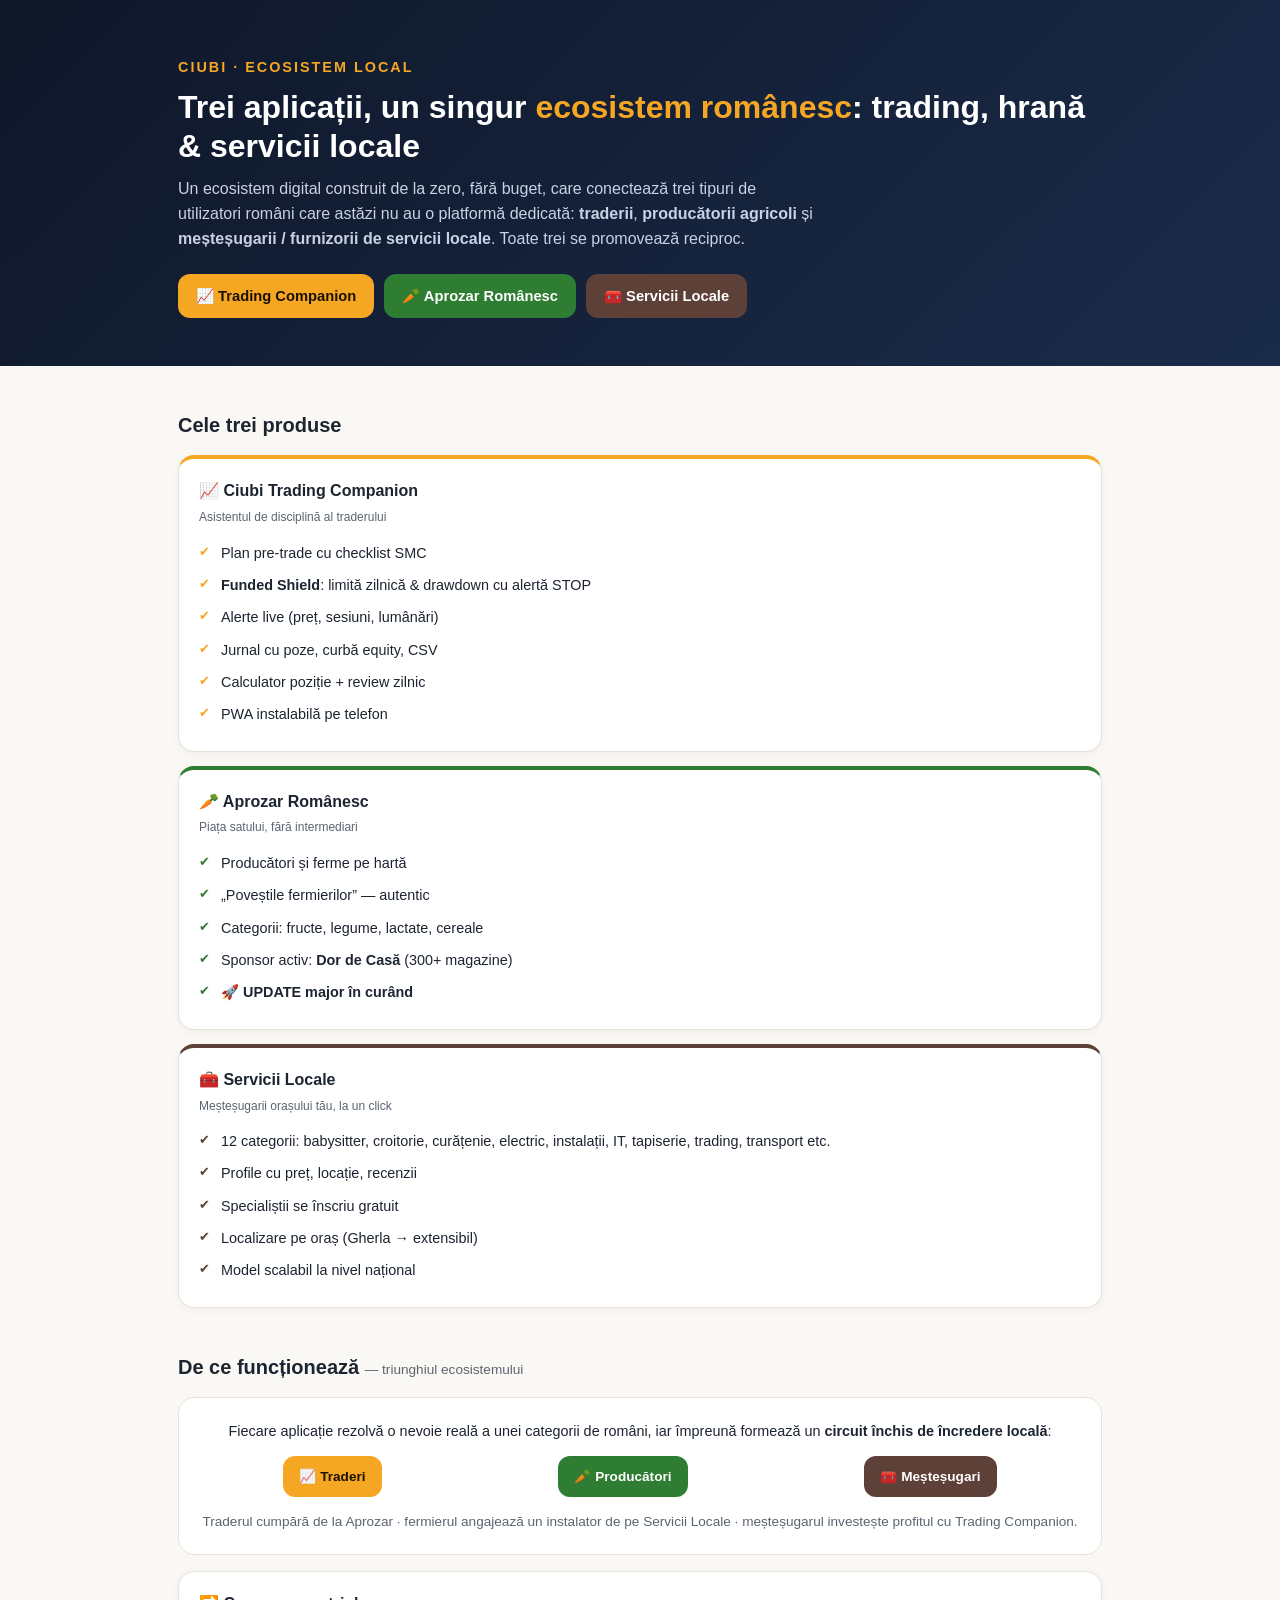
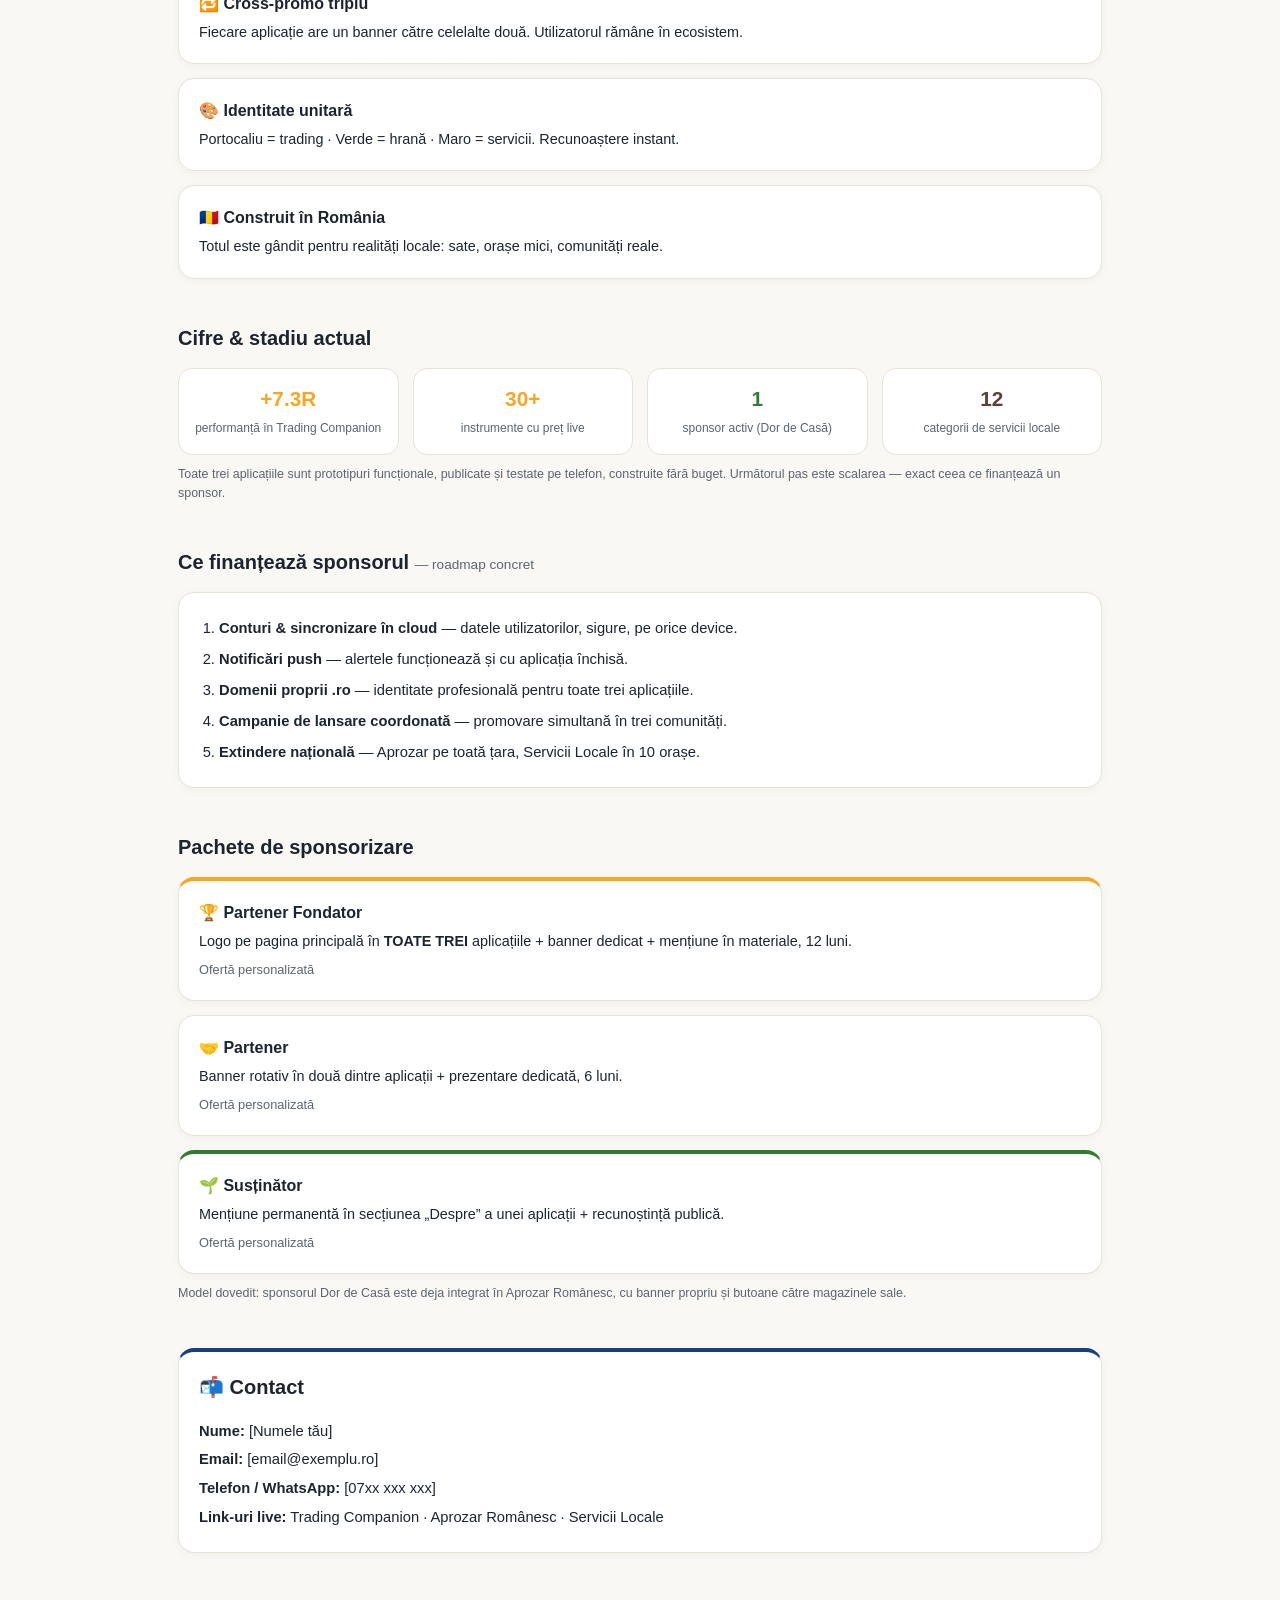
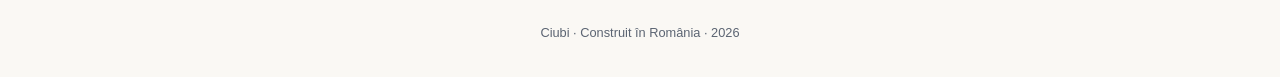
<file: ciubi-v28/pitch.html>
<!DOCTYPE html>
<html lang="ro">
<head>
<meta charset="UTF-8">
<meta name="viewport" content="width=device-width, initial-scale=1.0">
<title>Ciubi — Ecosistem local românesc | Pitch sponsor</title>
<style>
  :root{--o:#f5a623;--g:#2e7d32;--b:#163f80;--t:#5d4037;--ink:#1c2430;--mut:#5b6472;--bg:#faf8f4;--card:#ffffff;}
  *{box-sizing:border-box;margin:0;padding:0;}
  body{font-family:-apple-system,BlinkMacSystemFont,"Segoe UI",Roboto,Helvetica,Arial,sans-serif;background:var(--bg);color:var(--ink);line-height:1.55;}
  .wrap{max-width:960px;margin:0 auto;padding:0 18px;}
  .hero{background:linear-gradient(135deg,#0f1729,#1a2b4a);color:#fff;padding:56px 0 48px;}
  .brand{font-weight:900;letter-spacing:2px;font-size:.9rem;color:var(--o);margin-bottom:10px;}
  h1{font-size:2rem;line-height:1.2;margin-bottom:12px;}
  h1 .o{color:var(--o);}
  .sub{color:#c8d2e4;max-width:640px;margin-bottom:22px;}
  .ctas{display:flex;gap:10px;flex-wrap:wrap;}
  .btn{display:inline-block;padding:11px 18px;border-radius:12px;font-weight:700;text-decoration:none;font-size:.92rem;}
  .btn.o{background:var(--o);color:#1a1200;}
  .btn.g{background:var(--g);color:#fff;}
  .btn.t{background:var(--t);color:#fff;}
  section{margin:44px 0;}
  h2{font-size:1.25rem;margin-bottom:14px;}
  h2 small{color:var(--mut);font-weight:500;font-size:.85rem;}
  .grid{display:grid;gap:14px;}
  .two{grid-template-columns:1fr;}
  @media(min-width:760px){.two{grid-template-columns:1fr 1fr;}.three{grid-template-columns:1fr 1fr 1fr;}}
  .three{grid-template-columns:1fr;}
  .card{background:var(--card);border:1px solid #e8e2d8;border-radius:16px;padding:20px;box-shadow:0 2px 10px rgba(0,0,0,.04);}
  .card.co{border-top:4px solid var(--o);}
  .card.cg{border-top:4px solid var(--g);}
  .card.ct{border-top:4px solid var(--t);}
  .card h3{font-size:1rem;margin-bottom:4px;}
  .card .tag{font-size:.75rem;color:var(--mut);margin-bottom:10px;}
  ul{list-style:none;}
  ul li{padding:5px 0 5px 22px;position:relative;font-size:.9rem;}
  ul li:before{content:"✔";position:absolute;left:0;font-size:.8rem;}
  .co ul li:before{color:var(--o);}
  .cg ul li:before{color:var(--g);}
  .ct ul li:before{color:var(--t);}
  .stats{grid-template-columns:repeat(2,1fr);}
  @media(min-width:760px){.stats{grid-template-columns:repeat(4,1fr);}}
  .stat{background:var(--card);border:1px solid #e8e2d8;border-radius:14px;padding:14px;text-align:center;}
  .stat b{display:block;font-size:1.3rem;}
  .stat span{font-size:.75rem;color:var(--mut);}
  .stat.o b{color:var(--o);} .stat.g b{color:var(--g);} .stat.b b{color:var(--b);} .stat.t b{color:var(--t);}
  ol{padding-left:20px;}
  ol li{padding:4px 0;font-size:.92rem;}
  .price{font-size:.8rem;color:var(--mut);margin-top:8px;}
  .contact{border-top:4px solid var(--b);}
  .contact p{font-size:.92rem;padding:3px 0;}
  footer{padding:26px 0 34px;text-align:center;color:var(--mut);font-size:.8rem;}
  .note{font-size:.78rem;color:var(--mut);margin-top:10px;}
  .diagram{background:var(--card);border:1px solid #e8e2d8;border-radius:16px;padding:22px;text-align:center;margin-top:10px;}
  .diagram .row{display:flex;justify-content:space-around;flex-wrap:wrap;gap:12px;margin-top:14px;}
  .diagram .pill{padding:10px 16px;border-radius:12px;font-weight:700;font-size:.85rem;color:#fff;}
  .pill.o{background:var(--o);color:#1a1200;} .pill.g{background:var(--g);} .pill.t{background:var(--t);}
</style>
</head>
<body>

<header class="hero">
  <div class="wrap">
    <div class="brand">CIUBI · ECOSISTEM LOCAL</div>
    <h1>Trei aplicații, un singur <span class="o">ecosistem românesc</span>: trading, hrană &amp; servicii locale</h1>
    <p class="sub">Un ecosistem digital construit de la zero, fără buget, care conectează trei tipuri de utilizatori români care astăzi nu au o platformă dedicată: <b>traderii</b>, <b>producătorii agricoli</b> și <b>meșteșugarii / furnizorii de servicii locale</b>. Toate trei se promovează reciproc.</p>
    <div class="ctas">
      <a class="btn o" href="https://cluj1313.github.io/ciubi-trading-companion-v2/" target="_blank">📈 Trading Companion</a>
      <!-- Când Aprozar primește domeniu propriu, înlocuiește linkul de mai jos -->
      <a class="btn g" href="https://aprozar-romanesc-ro.grok.me/" target="_blank">🥕 Aprozar Românesc</a>
      <a class="btn t" href="https://cluj1313.github.io/" target="_blank">🧰 Servicii Locale</a>
    </div>
  </div>
</header>

<main class="wrap">

  <section>
    <h2>Cele trei produse</h2>
    <div class="grid three">
      <div class="card co">
        <h3>📈 Ciubi Trading Companion</h3>
        <div class="tag">Asistentul de disciplină al traderului</div>
        <ul>
          <li>Plan pre-trade cu checklist SMC</li>
          <li><b>Funded Shield</b>: limită zilnică &amp; drawdown cu alertă STOP</li>
          <li>Alerte live (preț, sesiuni, lumânări)</li>
          <li>Jurnal cu poze, curbă equity, CSV</li>
          <li>Calculator poziție + review zilnic</li>
          <li>PWA instalabilă pe telefon</li>
        </ul>
      </div>
      <div class="card cg">
        <h3>🥕 Aprozar Românesc</h3>
        <div class="tag">Piața satului, fără intermediari</div>
        <ul>
          <li>Producători și ferme pe hartă</li>
          <li>„Poveștile fermierilor” — autentic</li>
          <li>Categorii: fructe, legume, lactate, cereale</li>
          <li>Sponsor activ: <b>Dor de Casă</b> (300+ magazine)</li>
          <li>🚀 <b>UPDATE major în curând</b></li>
        </ul>
      </div>
      <div class="card ct">
        <h3>🧰 Servicii Locale</h3>
        <div class="tag">Meșteșugarii orașului tău, la un click</div>
        <ul>
          <li>12 categorii: babysitter, croitorie, curățenie, electric, instalații, IT, tapiserie, trading, transport etc.</li>
          <li>Profile cu preț, locație, recenzii</li>
          <li>Specialiștii se înscriu gratuit</li>
          <li>Localizare pe oraș (Gherla → extensibil)</li>
          <li>Model scalabil la nivel național</li>
        </ul>
      </div>
    </div>
  </section>

  <section>
    <h2>De ce funcționează <small>— triunghiul ecosistemului</small></h2>
    <div class="diagram">
      <p style="font-size:.9rem">Fiecare aplicație rezolvă o nevoie reală a unei categorii de români, iar împreună formează un <b>circuit închis de încredere locală</b>:</p>
      <div class="row">
        <div class="pill o">📈 Traderi</div>
        <div class="pill g">🥕 Producători</div>
        <div class="pill t">🧰 Meșteșugari</div>
      </div>
      <p style="margin-top:14px;font-size:.85rem;color:var(--mut)">Traderul cumpără de la Aprozar · fermierul angajează un instalator de pe Servicii Locale · meșteșugarul investește profitul cu Trading Companion.</p>
    </div>

    <div class="grid three" style="margin-top:16px;">
      <div class="card"><h3>🔁 Cross-promo triplu</h3><p style="font-size:.9rem">Fiecare aplicație are un banner către celelalte două. Utilizatorul rămâne în ecosistem.</p></div>
      <div class="card"><h3>🎨 Identitate unitară</h3><p style="font-size:.9rem">Portocaliu = trading · Verde = hrană · Maro = servicii. Recunoaștere instant.</p></div>
      <div class="card"><h3>🇷🇴 Construit în România</h3><p style="font-size:.9rem">Totul este gândit pentru realități locale: sate, orașe mici, comunități reale.</p></div>
    </div>
  </section>

  <section>
    <h2>Cifre &amp; stadiu actual</h2>
    <div class="grid stats">
      <div class="stat o"><b>+7.3R</b><span>performanță în Trading Companion</span></div>
      <div class="stat o"><b>30+</b><span>instrumente cu preț live</span></div>
      <div class="stat g"><b>1</b><span>sponsor activ (Dor de Casă)</span></div>
      <div class="stat t"><b>12</b><span>categorii de servicii locale</span></div>
    </div>
    <p class="note">Toate trei aplicațiile sunt prototipuri funcționale, publicate și testate pe telefon, construite fără buget. Următorul pas este scalarea — exact ceea ce finanțează un sponsor.</p>
  </section>

  <section>
    <h2>Ce finanțează sponsorul <small>— roadmap concret</small></h2>
    <div class="card">
      <ol>
        <li><b>Conturi &amp; sincronizare în cloud</b> — datele utilizatorilor, sigure, pe orice device.</li>
        <li><b>Notificări push</b> — alertele funcționează și cu aplicația închisă.</li>
        <li><b>Domenii proprii .ro</b> — identitate profesională pentru toate trei aplicațiile.</li>
        <li><b>Campanie de lansare coordonată</b> — promovare simultană în trei comunități.</li>
        <li><b>Extindere națională</b> — Aprozar pe toată țara, Servicii Locale în 10 orașe.</li>
      </ol>
    </div>
  </section>

  <section>
    <h2>Pachete de sponsorizare</h2>
    <div class="grid three">
      <div class="card co"><h3>🏆 Partener Fondator</h3><p style="font-size:.9rem">Logo pe pagina principală în <b>TOATE TREI</b> aplicațiile + banner dedicat + mențiune în materiale, 12 luni.</p><div class="price">Ofertă personalizată</div></div>
      <div class="card"><h3>🤝 Partener</h3><p style="font-size:.9rem">Banner rotativ în două dintre aplicații + prezentare dedicată, 6 luni.</p><div class="price">Ofertă personalizată</div></div>
      <div class="card cg"><h3>🌱 Susținător</h3><p style="font-size:.9rem">Mențiune permanentă în secțiunea „Despre” a unei aplicații + recunoștință publică.</p><div class="price">Ofertă personalizată</div></div>
    </div>
    <p class="note">Model dovedit: sponsorul Dor de Casă este deja integrat în Aprozar Românesc, cu banner propriu și butoane către magazinele sale.</p>
  </section>

  <section>
    <div class="card contact">
      <h2>📬 Contact</h2>
      <!-- ÎNLOCUIEȘTE datele de mai jos cu datele tale reale de contact -->
      <p><b>Nume:</b> [Numele tău]</p>
      <p><b>Email:</b> [email@exemplu.ro]</p>
      <p><b>Telefon / WhatsApp:</b> [07xx xxx xxx]</p>
      <p><b>Link-uri live:</b> Trading Companion · Aprozar Românesc · Servicii Locale</p>
    </div>
  </section>

</main>

<footer>Ciubi · Construit în România · 2026</footer>

</body>
</html>
</file>
